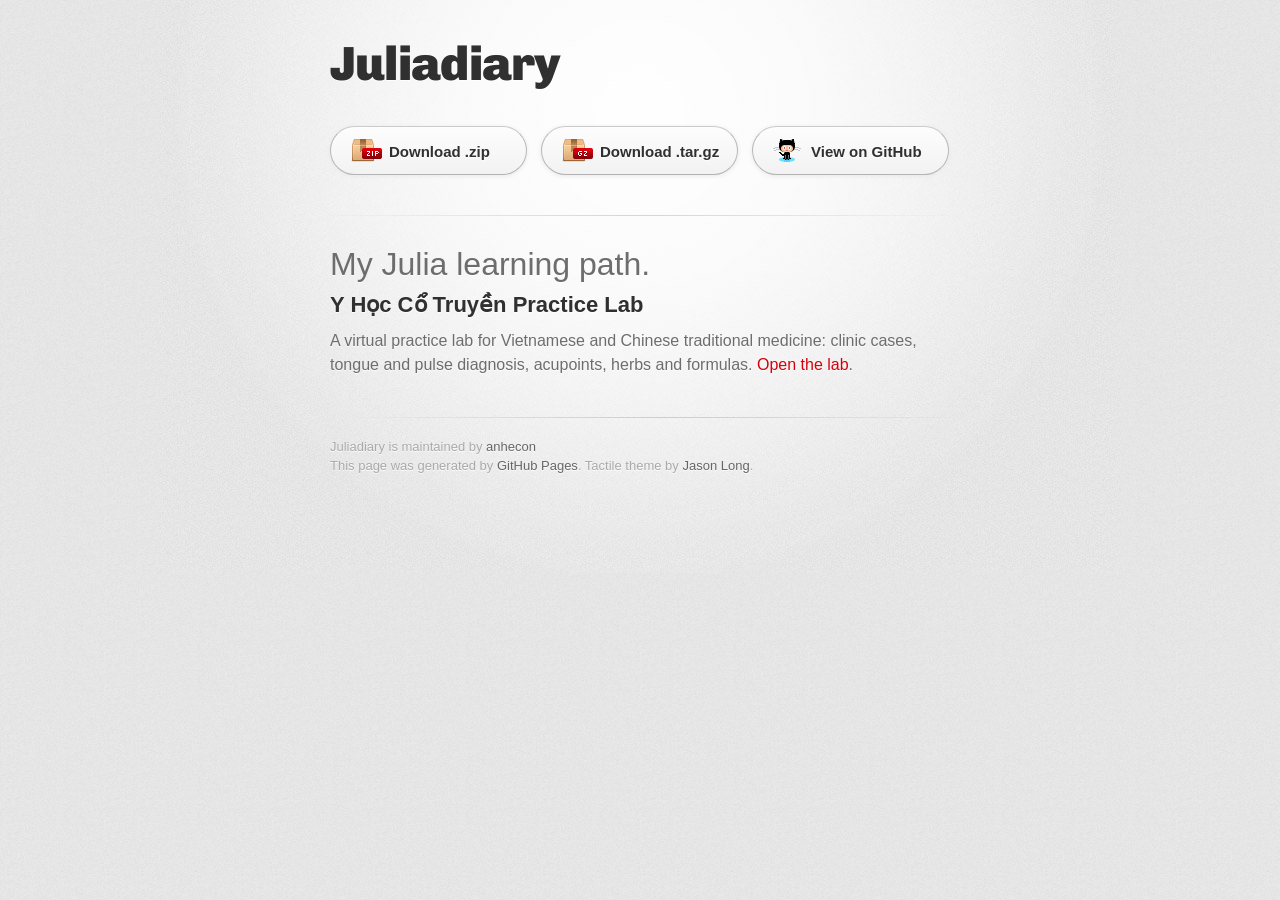
<file: index.html>
<!DOCTYPE html>
<html>
  <head>
    <meta charset='utf-8'>
    <meta http-equiv="X-UA-Compatible" content="chrome=1">
    <link href='https://fonts.googleapis.com/css?family=Chivo:900' rel='stylesheet' type='text/css'>
    <link rel="stylesheet" type="text/css" href="stylesheets/stylesheet.css" media="screen">
    <link rel="stylesheet" type="text/css" href="stylesheets/github-dark.css" media="screen">
    <link rel="stylesheet" type="text/css" href="stylesheets/print.css" media="print">
    <!--[if lt IE 9]>
    <script src="//html5shiv.googlecode.com/svn/trunk/html5.js"></script>
    <![endif]-->
    <title>Juliadiary by anhecon</title>
  </head>

  <body>
    <div id="container">
      <div class="inner">

        <header>
          <h1>Juliadiary</h1>
          <h2></h2>
        </header>

        <section id="downloads" class="clearfix">
          <a href="https://github.com/anhecon/JuliaDiary/zipball/master" id="download-zip" class="button"><span>Download .zip</span></a>
          <a href="https://github.com/anhecon/JuliaDiary/tarball/master" id="download-tar-gz" class="button"><span>Download .tar.gz</span></a>
          <a href="https://github.com/anhecon/JuliaDiary" id="view-on-github" class="button"><span>View on GitHub</span></a>
        </section>

        <hr>

        <section id="main_content">
          <h1>
<a id="my-julia-learning-path" class="anchor" href="#my-julia-learning-path" aria-hidden="true"><span aria-hidden="true" class="octicon octicon-link"></span></a>My Julia learning path.</h1>
          <h2>Y Học Cổ Truyền Practice Lab</h2>
          <p>A virtual practice lab for Vietnamese and Chinese traditional medicine: clinic cases, tongue and pulse diagnosis, acupoints, herbs and formulas. <a href="tcm-lab/">Open the lab</a>.</p>
        </section>

        <footer>
          Juliadiary is maintained by <a href="https://github.com/anhecon">anhecon</a><br>
          This page was generated by <a href="https://pages.github.com">GitHub Pages</a>. Tactile theme by <a href="https://twitter.com/jasonlong">Jason Long</a>.
        </footer>

        
      </div>
    </div>
  </body>
</html>
</file>
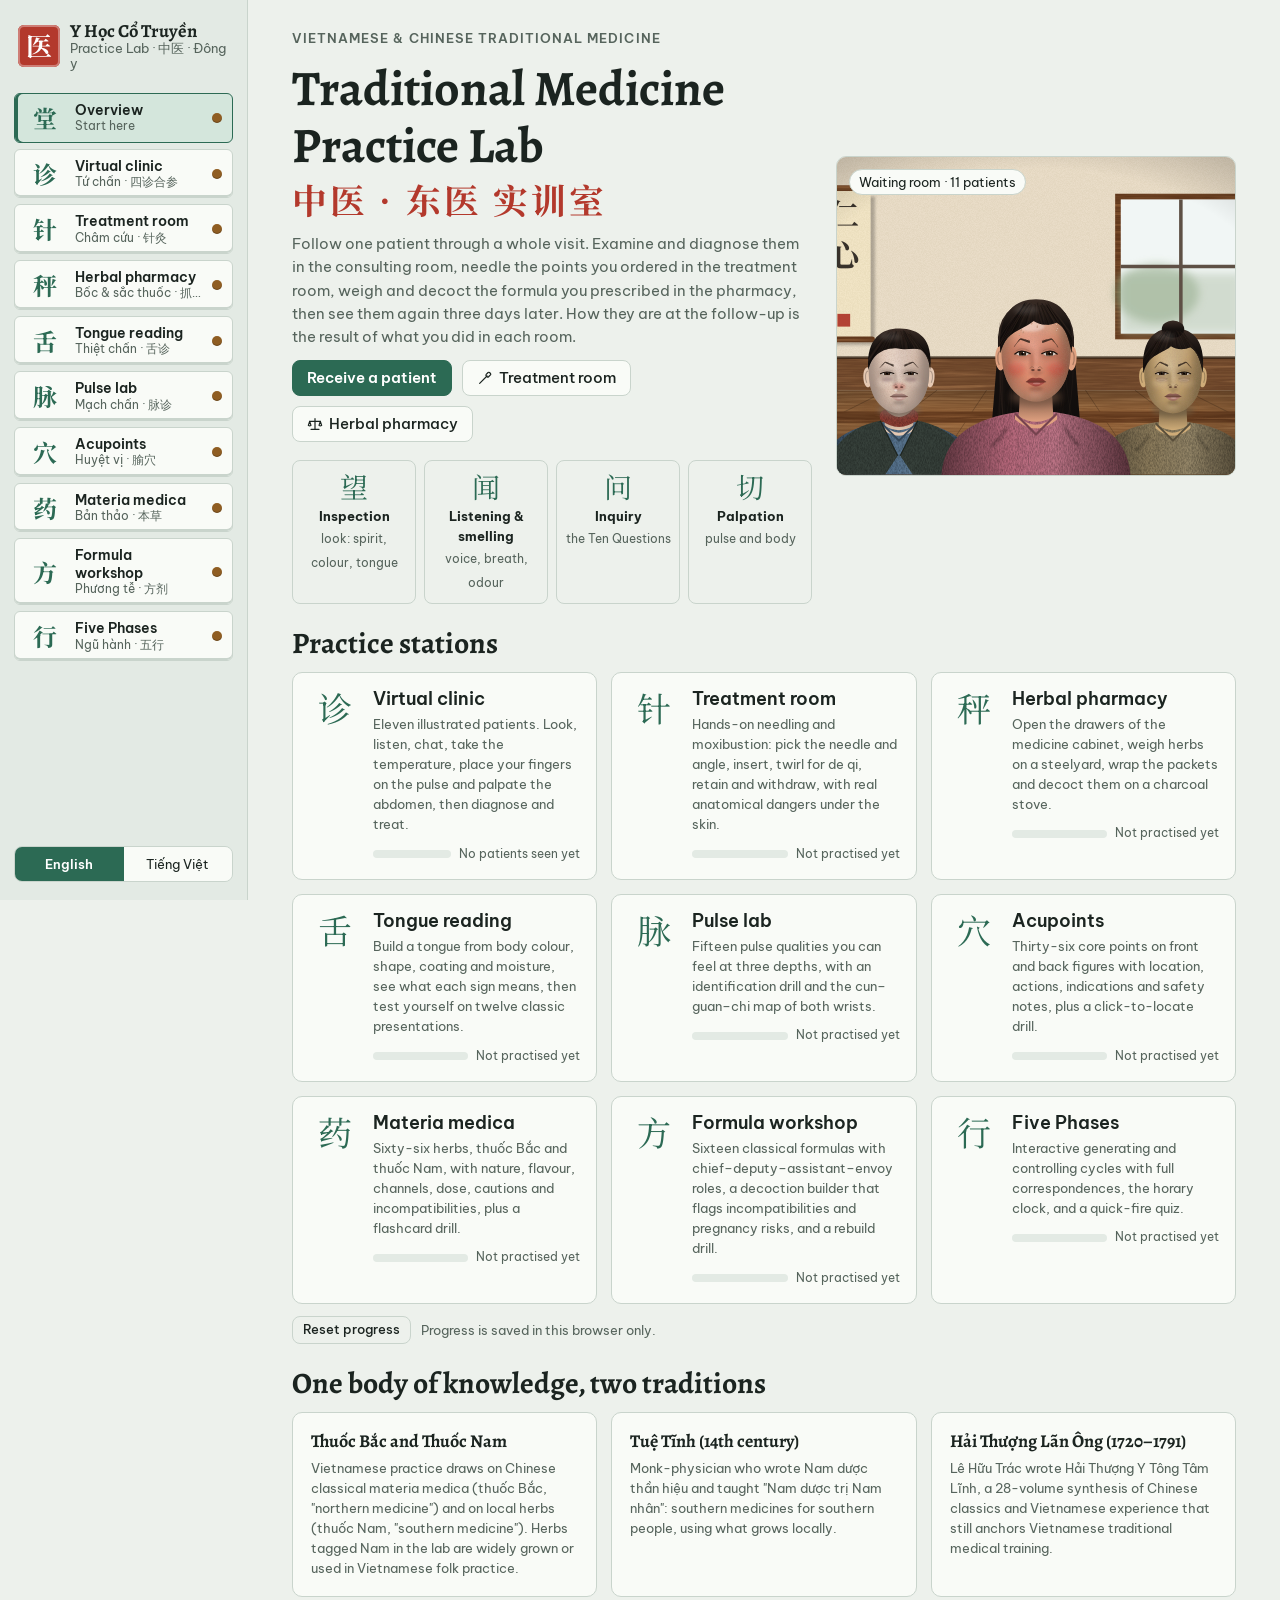
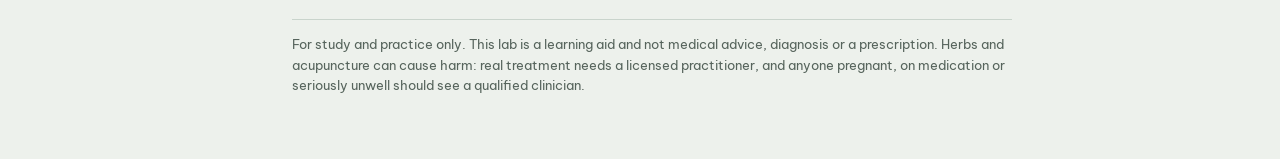
<file: tcm-lab/index.html>
<!DOCTYPE html>
<html lang="en">
<head>
  <meta charset="utf-8">
  <meta name="viewport" content="width=device-width, initial-scale=1, viewport-fit=cover">
  <title>Y Học Cổ Truyền Practice Lab</title>
  <meta name="description" content="A virtual practice lab for Vietnamese and Chinese traditional medicine: virtual clinic cases, tongue and pulse diagnosis trainers, acupoint locator, materia medica and formula workshop, five phases.">
  <link rel="preconnect" href="https://fonts.googleapis.com">
  <link rel="preconnect" href="https://fonts.gstatic.com" crossorigin>
  <link rel="stylesheet" href="https://fonts.googleapis.com/css2?family=Alegreya:wght@500;700&family=Be+Vietnam+Pro:wght@400;500;600&family=IBM+Plex+Mono:wght@400;500&family=Noto+Serif+SC:wght@500;700&display=swap">
  <link rel="stylesheet" href="css/lab.css">
</head>
<body>
  <div class="shell">
    <aside class="cabinet" aria-label="Lab sections">
      <a class="brand" href="#home">
        <span class="brand-seal" lang="zh-Hans">医</span>
        <span class="brand-text"><b>Y Học Cổ Truyền</b><small data-i18n="brandSub">Practice Lab</small></span>
      </a>
      <nav id="nav" class="drawers"></nav>
      <div class="cabinet-foot">
        <div class="lang-switch" role="group" aria-label="Language">
          <button type="button" id="lang-en" data-lang="en">English</button>
          <button type="button" id="lang-vi" data-lang="vi">Tiếng Việt</button>
        </div>
      </div>
    </aside>
    <main id="view" class="view" tabindex="-1"></main>
  </div>
  <div id="toast" class="toast" role="status" aria-live="polite" hidden></div>

  <script src="js/core.js"></script>
  <script src="js/data-foundations.js"></script>
  <script src="js/data-diagnosis.js"></script>
  <script src="js/data-points.js"></script>
  <script src="js/data-herbs.js"></script>
  <script src="js/data-cases.js"></script>
  <script src="js/data-visual.js"></script>
  <script src="js/icons.js"></script>
  <script src="js/scenes.js"></script>
  <script src="js/avatar.js"></script>
  <script src="js/tongue-render.js"></script>
  <script src="js/pulse-engine.js"></script>
  <script src="js/body-figure.js"></script>
  <script src="js/wrist-exam.js"></script>
  <script src="js/mod-home.js"></script>
  <script src="js/mod-clinic.js"></script>
  <script src="js/mod-tongue.js"></script>
  <script src="js/mod-pulse.js"></script>
  <script src="js/mod-points.js"></script>
  <script src="js/mod-herbs.js"></script>
  <script src="js/mod-formulas.js"></script>
  <script src="js/mod-elements.js"></script>
  <script src="js/mod-treat.js"></script>
  <script src="js/mod-pharmacy.js"></script>
  <script src="js/journey.js"></script>
  <script src="js/app.js"></script>
</body>
</html>
</file>
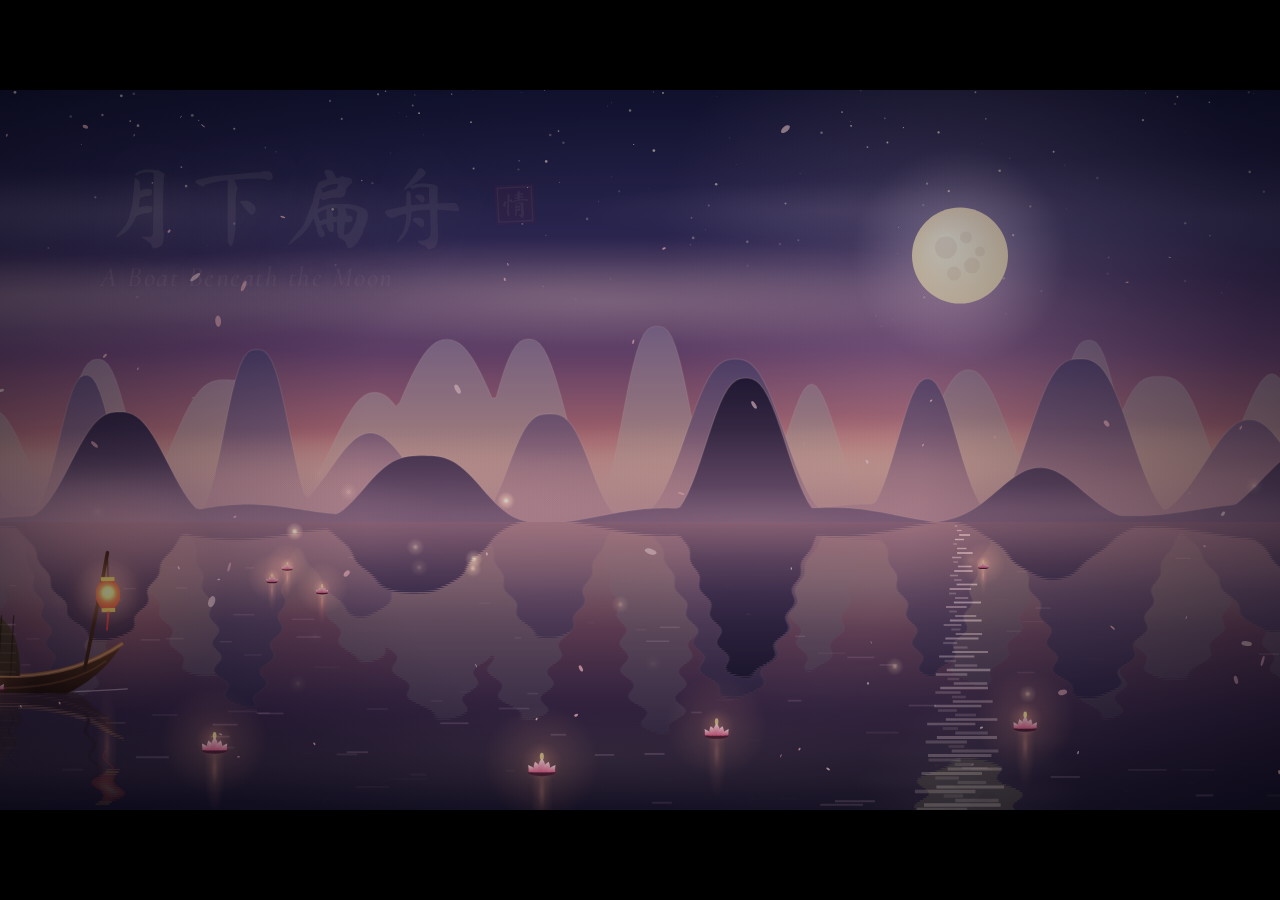
<file: wuxia-boat/scene.html>
<!doctype html>
<html lang="en">
<head>
<meta charset="utf-8">
<meta name="viewport" content="width=device-width, initial-scale=1">
<title>Moonlit River Boat</title>
<link rel="preconnect" href="https://fonts.googleapis.com">
<link href="https://fonts.googleapis.com/css2?family=Ma+Shan+Zheng&family=Cormorant+Garamond:ital,wght@1,500&display=block" rel="stylesheet">
<style>
  html, body { margin: 0; height: 100%; background: #000; }
  body { display: flex; align-items: center; justify-content: center; overflow: hidden; }
  canvas { width: 100vw; max-width: calc(100vh * 16 / 9); height: auto; display: block; }
</style>
</head>
<body>
<canvas id="c" width="1280" height="720"></canvas>
<script>
// 月下扁舟 — "A Boat Beneath the Moon"
// A deterministic canvas animation: renderAt(t) draws the frame at time t (seconds).
// Open the page to watch it loop live; render.cjs captures it frame by frame into an MP4.

const W = 1280, H = 720, DUR = 20, HORIZON = 432;
const canvas = document.getElementById('c');
const ctx = canvas.getContext('2d');

const sky = document.createElement('canvas');
sky.width = W; sky.height = HORIZON;
const sctx = sky.getContext('2d');

const boatC = document.createElement('canvas');
boatC.width = 1100; boatC.height = 430;
const bctx = boatC.getContext('2d');
const BS = 1.35;               // boat scale
const BOX = 550, BOY = 392; // waterline centre of the boat inside boatC

const TAU = Math.PI * 2;
const clamp = (v, a, b) => Math.max(a, Math.min(b, v));
const lerp = (a, b, u) => a + (b - a) * u;
const smooth = (e0, e1, x) => { const u = clamp((x - e0) / (e1 - e0), 0, 1); return u * u * (3 - 2 * u); };
const fadeWin = (t, a, b, c, d) => smooth(a, b, t) * (1 - smooth(c, d, t));
const mod = (a, n) => ((a % n) + n) % n;

function rng(seed) {
  return function () {
    seed |= 0; seed = seed + 0x6D2B79F5 | 0;
    let t = Math.imul(seed ^ seed >>> 15, 1 | seed);
    t = t + Math.imul(t ^ t >>> 7, 61 | t) ^ t;
    return ((t ^ t >>> 14) >>> 0) / 4294967296;
  };
}

// ---------------------------------------------------------------- world data
const R = rng(7);
const stars = Array.from({ length: 150 }, () => ({
  x: R() * W, y: Math.pow(R(), 1.7) * HORIZON * 0.6, r: R() * 1.1 + 0.3, ph: R() * TAU, sp: 0.8 + R() * 2.2,
}));

function makePeaks(seed, spacing, hMin, hMax, wMin, wMax) {
  const r = rng(seed), peaks = [];
  for (let x = -500; x < 3400; x += spacing * (0.55 + r() * 0.9)) {
    peaks.push({ c: x, h: lerp(hMin, hMax, r()), w: lerp(wMin, wMax, r()), sharp: 1.9 + r() * 1.1 });
  }
  return peaks;
}

const layers = [
  { peaks: makePeaks(11, 120, 90, 215, 36, 70), par: 0.10, base: HORIZON, top: '#86729c', bot: '#e8b19a', mist: 'rgba(246,196,176,', fog: 0.6, rim: 0.10 },
  { peaks: makePeaks(23, 150, 70, 175, 32, 62), par: 0.22, base: HORIZON + 1, top: '#51477a', bot: '#c9919c', mist: 'rgba(226,170,170,', fog: 0.5, rim: 0.14 },
  { peaks: makePeaks(37, 240, 45, 150, 40, 78), par: 0.42, base: HORIZON + 2, top: '#211d3d', bot: '#6c5478', mist: 'rgba(170,130,160,', fog: 0.4, rim: 0.18 },
];

const R2 = rng(99);
const skyLanterns = Array.from({ length: 18 }, (_, i) => ({
  x: 80 + R2() * (W - 160), t0: 4.5 + i * 0.55 + R2() * 0.8, sp: 12 + R2() * 10, s: 0.55 + R2() * 0.6, ph: R2() * TAU,
}));

const R3 = rng(5);
const riverLanterns = Array.from({ length: 11 }, () => ({
  x: R3() * 1700, d: 0.12 + R3() * 0.85, sp: 5 + R3() * 7, ph: R3() * TAU,
}));

const R4 = rng(42);
const petals = Array.from({ length: 75 }, () => ({
  x0: R4() * W * 1.4, y0: R4() * H, vx: -(22 + R4() * 30), vy: 16 + R4() * 22,
  s: 1.4 + Math.pow(R4(), 2.5) * 5, rot: R4() * TAU, rs: (R4() - 0.5) * 3, ph: R4() * TAU, sw: 10 + R4() * 25,
  c: R4() < 0.5 ? '247,182,198' : '252,214,222',
}));

const R5 = rng(77);
const fireflies = Array.from({ length: 28 }, () => ({
  x: R5() * W, y: HORIZON - 40 + R5() * 230, ph: R5() * TAU, f: 0.3 + R5() * 0.5, a: 20 + R5() * 40,
}));

const R6 = rng(3);
const glints = Array.from({ length: 110 }, () => ({
  x: R6() * W * 1.6, d: Math.pow(R6(), 0.8), l: 6 + R6() * 26, ph: R6() * TAU,
}));

// ---------------------------------------------------------------- helpers
function glow(g, x, y, r, color, a) {
  const rg = g.createRadialGradient(x, y, 0, x, y, r);
  rg.addColorStop(0, `rgba(${color},${a})`);
  rg.addColorStop(0.35, `rgba(${color},${a * 0.35})`);
  rg.addColorStop(1, `rgba(${color},0)`);
  g.fillStyle = rg;
  g.fillRect(x - r, y - r, r * 2, r * 2);
}

// A tapered, fluttering strip (hair, silk ribbons, sashes). Angles: 0 = right, PI/2 = down.
function ribbon(g, x0, y0, len, w0, w1, ang0, bend, t, amp, freq, speed, fill) {
  const n = 22, step = len / n, pts = [[x0, y0]];
  let x = x0, y = y0;
  for (let i = 1; i <= n; i++) {
    const u = i / n;
    const a = ang0 + bend * u + Math.sin(u * freq - t * speed) * amp * u;
    x += Math.cos(a) * step; y += Math.sin(a) * step;
    pts.push([x, y]);
  }
  const L = [], Rr = [];
  for (let i = 0; i <= n; i++) {
    const p = pts[i], q = pts[Math.min(n, i + 1)], o = pts[Math.max(0, i - 1)];
    let dx = q[0] - o[0], dy = q[1] - o[1];
    const m = Math.hypot(dx, dy) || 1; dx /= m; dy /= m;
    const w = lerp(w0, w1, i / n) / 2;
    L.push([p[0] - dy * w, p[1] + dx * w]);
    Rr.push([p[0] + dy * w, p[1] - dx * w]);
  }
  g.beginPath();
  g.moveTo(L[0][0], L[0][1]);
  for (const p of L) g.lineTo(p[0], p[1]);
  for (let i = Rr.length - 1; i >= 0; i--) g.lineTo(Rr[i][0], Rr[i][1]);
  g.closePath();
  g.fillStyle = fill;
  g.fill();
}

function limb(g, pts, width, color) {
  g.strokeStyle = color; g.lineWidth = width; g.lineCap = 'round'; g.lineJoin = 'round';
  g.beginPath(); g.moveTo(pts[0][0], pts[0][1]);
  for (let i = 1; i < pts.length; i++) g.lineTo(pts[i][0], pts[i][1]);
  g.stroke();
}

function poly(g, pts, fill) {
  g.beginPath(); g.moveTo(pts[0][0], pts[0][1]);
  for (let i = 1; i < pts.length; i++) g.lineTo(pts[i][0], pts[i][1]);
  g.closePath(); g.fillStyle = fill; g.fill();
}

// ---------------------------------------------------------------- sky + mountains
function drawLayer(g, L, cam) {
  const off = cam * L.par, pts = [];
  let maxH = 0;
  for (let sx = -8; sx <= W + 8; sx += 4) {
    const x = sx + off;
    let h = 10 + 6 * Math.sin(x * 0.013 + L.par * 10) + 4 * Math.sin(x * 0.031);
    for (const p of L.peaks) {
      const d = Math.abs(x - p.c) / p.w;
      if (d < 3) { const v = p.h * Math.exp(-Math.pow(d, p.sharp)); if (v > h) h = v; }
    }
    pts.push([sx, L.base - h]);
    if (h > maxH) maxH = h;
  }
  const gr = g.createLinearGradient(0, L.base - maxH, 0, L.base);
  gr.addColorStop(0, L.top); gr.addColorStop(1, L.bot);
  g.beginPath(); g.moveTo(-8, L.base + 2);
  for (const [x, y] of pts) g.lineTo(x, y);
  g.lineTo(W + 8, L.base + 2); g.closePath();
  g.fillStyle = gr; g.fill();
  // moonlit rim along the ridge
  g.beginPath(); g.moveTo(pts[0][0], pts[0][1]);
  for (const [x, y] of pts) g.lineTo(x, y);
  g.strokeStyle = `rgba(255,226,214,${L.rim})`; g.lineWidth = 1.4; g.stroke();
  // mist pooling at the foot of the range
  const m = g.createLinearGradient(0, L.base - 95, 0, L.base);
  m.addColorStop(0, L.mist + '0)'); m.addColorStop(1, L.mist + L.fog + ')');
  g.fillStyle = m; g.fillRect(0, L.base - 95, W, 97);
}

function mistBand(g, y, t, seed, alpha, color) {
  const r = rng(seed);
  for (let i = 0; i < 6; i++) {
    const w = 240 + r() * 320;
    const x = mod(r() * W * 1.5 + t * (6 + r() * 9), W + w * 2) - w;
    const yy = y + (r() - 0.5) * 26;
    g.save(); g.translate(x, yy); g.scale(1, 0.11);
    const rg = g.createRadialGradient(0, 0, 0, 0, 0, w);
    rg.addColorStop(0, color + alpha + ')'); rg.addColorStop(1, color + '0)');
    g.fillStyle = rg; g.beginPath(); g.arc(0, 0, w, 0, TAU); g.fill();
    g.restore();
  }
}

function drawSkyLanterns(g, t) {
  for (const L of skyLanterns) {
    if (t < L.t0) continue;
    const age = t - L.t0;
    const y = HORIZON - 40 - age * L.sp;
    const x = L.x + Math.sin(age * 0.6 + L.ph) * 10 + age * 3;
    const s = L.s * (1 - clamp(age / 30, 0, 0.45));
    const a = smooth(0, 1.2, age) * (0.75 + 0.25 * Math.sin(t * 7 + L.ph));
    g.save(); g.globalCompositeOperation = 'lighter';
    glow(g, x, y, 26 * s, '255,150,70', 0.55 * a);
    g.restore();
    g.globalAlpha = smooth(0, 1.2, age);
    const bw = 7 * s, bh = 10 * s;
    const lg = g.createLinearGradient(0, y - bh, 0, y + bh);
    lg.addColorStop(0, '#ffe7a8'); lg.addColorStop(1, '#f2873a');
    g.fillStyle = lg;
    g.beginPath();
    g.moveTo(x - bw * 0.75, y - bh); g.lineTo(x + bw * 0.75, y - bh);
    g.lineTo(x + bw, y + bh); g.lineTo(x - bw, y + bh); g.closePath(); g.fill();
    g.globalAlpha = 1;
  }
}

// two lanterns released together, rising side by side toward the moon
function drawTwinLanterns(g, t) {
  if (t < 9.5) return;
  const age = t - 9.5;
  const a = smooth(0, 1.5, age);
  const sway = Math.sin(age * 0.7) * 8;
  const gap = 15 - smooth(4, 9, age) * 4;
  const y = HORIZON - 30 - age * 22;
  for (const k of [-1, 1]) {
    const x = 912 + sway + k * gap / 2 + age * 2, yy = y + k * 2 + Math.sin(age * 1.3 + k) * 1.5;
    g.save(); g.globalCompositeOperation = 'lighter';
    glow(g, x, yy, 34, '255,150,80', 0.6 * a);
    g.restore();
    g.globalAlpha = a;
    const lg = g.createLinearGradient(0, yy - 11, 0, yy + 11);
    lg.addColorStop(0, '#fff0b8'); lg.addColorStop(1, '#f4803c');
    g.fillStyle = lg;
    g.beginPath();
    g.moveTo(x - 6, yy - 11); g.lineTo(x + 6, yy - 11); g.lineTo(x + 8, yy + 11); g.lineTo(x - 8, yy + 11);
    g.closePath(); g.fill();
    g.globalAlpha = 1;
  }
}

function drawSky(t, cam) {
  const g = sctx;
  const gr = g.createLinearGradient(0, 0, 0, HORIZON);
  gr.addColorStop(0, '#11163a');
  gr.addColorStop(0.32, '#2b2c5e');
  gr.addColorStop(0.6, '#6c4a7c');
  gr.addColorStop(0.82, '#c97b84');
  gr.addColorStop(1, '#f4b98e');
  g.fillStyle = gr; g.fillRect(0, 0, W, HORIZON);

  for (const s of stars) {
    const a = (0.35 + 0.65 * (0.5 + 0.5 * Math.sin(t * s.sp + s.ph))) * (1 - s.y / (HORIZON * 0.6)) * 0.9;
    g.fillStyle = `rgba(255,246,230,${a})`;
    g.beginPath(); g.arc(s.x, s.y, s.r, 0, TAU); g.fill();
  }

  // the moon, rising slowly
  const mx = 960, my = 168 - t * 1.4;
  g.save(); g.globalCompositeOperation = 'lighter';
  glow(g, mx, my, 300, '255,214,190', 0.28);
  glow(g, mx, my, 110, '255,240,220', 0.35);
  g.restore();
  const mg = g.createRadialGradient(mx - 14, my - 14, 4, mx, my, 50);
  mg.addColorStop(0, '#fffbef'); mg.addColorStop(1, '#f6e3c4');
  g.fillStyle = mg; g.beginPath(); g.arc(mx, my, 48, 0, TAU); g.fill();
  g.fillStyle = 'rgba(205,180,160,0.22)';
  for (const [dx, dy, r] of [[-14, -8, 11], [12, 10, 8], [6, -18, 6], [-6, 18, 7], [20, -4, 5]]) {
    g.beginPath(); g.arc(mx + dx, my + dy, r, 0, TAU); g.fill();
  }

  // thin clouds drifting across the moon
  mistBand(g, 205, t * 1.6, 501, 0.16, 'rgba(255,215,215,');
  mistBand(g, 120, t * 1.2, 502, 0.10, 'rgba(230,200,230,');

  drawLayer(g, layers[0], cam);
  mistBand(g, HORIZON - 40, t, 601, 0.35, 'rgba(250,206,186,');
  drawLayer(g, layers[1], cam);
  mistBand(g, HORIZON - 22, t * 1.3, 602, 0.32, 'rgba(236,180,178,');
  drawSkyLanterns(g, t);
  drawTwinLanterns(g, t);
  drawLayer(g, layers[2], cam);
  mistBand(g, HORIZON - 6, t * 1.6, 603, 0.30, 'rgba(210,160,180,');
}

// ---------------------------------------------------------------- water
function drawWater(t, cam) {
  const wh = H - HORIZON;
  const g = ctx.createLinearGradient(0, HORIZON, 0, H);
  g.addColorStop(0, '#b47b88'); g.addColorStop(0.25, '#4a3f6e'); g.addColorStop(1, '#0b0d22');
  ctx.fillStyle = g; ctx.fillRect(0, HORIZON, W, wh);

  // rippled mirror of the sky and mountains
  ctx.save(); ctx.globalAlpha = 0.62;
  for (let r = 0; r < wh; r += 2) {
    const d = r / wh, amp = 1.2 + d * 13;
    const dx = Math.sin(r * 0.23 - t * 2.4) * amp * 0.6 + Math.sin(r * 0.061 + t * 1.1) * amp * 0.4;
    const sy = HORIZON - 3 - r * 0.92;
    if (sy < 0) break;
    ctx.drawImage(sky, 0, sy, W, 2, dx - 20, HORIZON + r, W + 40, 2);
  }
  ctx.restore();

  const g2 = ctx.createLinearGradient(0, HORIZON, 0, H);
  g2.addColorStop(0, 'rgba(14,14,40,0)'); g2.addColorStop(1, 'rgba(6,8,24,0.62)');
  ctx.fillStyle = g2; ctx.fillRect(0, HORIZON, W, wh);

  ctx.save(); ctx.globalCompositeOperation = 'lighter';
  // moon path glitter
  const mx = 960;
  for (let i = 0; i < 64; i++) {
    const y = HORIZON + 4 + i * 4.5;
    if (y > H) break;
    const d = (y - HORIZON) / wh;
    const n = 0.5 + 0.5 * Math.sin(i * 12.9898 + t * (2.5 + (i % 5) * 0.7));
    const w = (8 + d * 70) * (0.25 + 0.75 * n);
    const x = mx + Math.sin(i * 1.7 + t * 2.6) * (4 + d * 14);
    ctx.strokeStyle = `rgba(255,236,206,${0.5 * (1 - d * 0.55) * (0.4 + 0.6 * n)})`;
    ctx.lineWidth = 1.2 + d * 2.2;
    ctx.beginPath(); ctx.moveTo(x - w / 2, y); ctx.lineTo(x + w / 2, y); ctx.stroke();
  }
  // drifting surface glints
  for (const gl of glints) {
    const y = HORIZON + 6 + gl.d * (wh - 10);
    const x = mod(gl.x - t * (8 + gl.d * 10) - cam * (0.5 + gl.d * 0.6), W + 120) - 60;
    const a = (0.06 + 0.12 * gl.d) * (0.5 + 0.5 * Math.sin(t * 1.7 + gl.ph));
    ctx.strokeStyle = `rgba(255,214,220,${a})`; ctx.lineWidth = 1 + gl.d;
    ctx.beginPath(); ctx.moveTo(x, y); ctx.lineTo(x + gl.l * (0.4 + gl.d), y); ctx.stroke();
  }
  ctx.restore();
}

function drawRiverLantern(L, t, cam) {
  const wh = H - HORIZON;
  const y = HORIZON + 14 + L.d * (wh - 40) + Math.sin(t * 1.3 + L.ph) * 1.2;
  const s = 0.35 + L.d * 0.95;
  const x = mod(L.x - t * L.sp - cam * (0.5 + L.d * 0.6), W + 220) - 110;
  lotusAt(x, y, s, t, L.ph, 1);
}

// two lotus lanterns drifting toward each other until they meet and float on together
function drawMeetingLanterns(t) {
  const meet = 17.2, mx = 1080, my = 668;
  const a = smooth(7, 9, t);
  if (a <= 0) return;
  const bob = Math.sin(t * 1.3) * 1.2;
  const glowUp = 1 + 0.6 * Math.exp(-Math.pow((t - meet) / 0.9, 2));
  const drift = Math.max(0, t - meet) * 4;
  lotusAt(mx - 13 - Math.max(0, meet - t) * 15 - drift, my + bob - Math.max(0, meet - t) * 1.5, 1.2, t, 0.3, a * glowUp);
  lotusAt(mx + 13 + Math.max(0, meet - t) * 12 - drift, my + bob + Math.max(0, meet - t) * 1.2, 1.2, t, 2.1, a * glowUp);
}

function lotusAt(x, y, s, t, ph, alpha) {
  const fl = (0.85 + 0.15 * Math.sin(t * 9 + ph * 3)) * Math.min(alpha, 1.6);
  ctx.save(); ctx.globalAlpha = Math.min(1, alpha);
  ctx.save(); ctx.globalCompositeOperation = 'lighter';
  glow(ctx, x, y - 8 * s, 46 * s, '255,160,90', 0.42 * fl);
  ctx.save(); ctx.translate(x, y + 16 * s); ctx.scale(0.22, 1);
  glow(ctx, 0, 0, 40 * s, '255,160,90', 0.3 * fl);
  ctx.restore(); ctx.restore();
  ctx.fillStyle = '#4a2338';
  ctx.beginPath(); ctx.ellipse(x, y, 11 * s, 3 * s, 0, 0, TAU); ctx.fill();
  for (let k = -2; k <= 2; k++) {
    const bx = x + k * 3.6 * s, tipx = x + k * 5.4 * s, tipy = y - (11 - Math.abs(k) * 2.6) * s;
    const pg = ctx.createLinearGradient(0, tipy, 0, y);
    pg.addColorStop(0, '#ffe0e6'); pg.addColorStop(1, '#e0628a');
    ctx.fillStyle = pg;
    ctx.beginPath();
    ctx.moveTo(bx - 3.4 * s, y);
    ctx.quadraticCurveTo(bx - 3.2 * s, tipy + 3 * s, tipx, tipy);
    ctx.quadraticCurveTo(bx + 3.2 * s, tipy + 3 * s, bx + 3.4 * s, y);
    ctx.closePath(); ctx.fill();
  }
  ctx.fillStyle = `rgba(255,236,160,${Math.min(1, fl)})`;
  ctx.beginPath(); ctx.ellipse(x, y - 12.5 * s, 1.6 * s, 3 * s, 0, 0, TAU); ctx.fill();
  ctx.restore();
}

// ---------------------------------------------------------------- the boat and its two passengers
function poleGeom(t) {
  const ph = t * TAU / 3.2;
  const still = 1 - smooth(12.5, 14.5, t);               // she rests the pole and lets the boat drift
  const s = Math.sin(ph) * still, c = Math.cos(ph) * still;
  const F = [-118, -12];                                  // her feet on the deck
  const theta = Math.PI * 0.615 + 0.09 * s;               // pole slants down and back
  const d = [Math.cos(theta), Math.sin(theta)];
  const h1 = [F[0] + 16 + 3 * s, F[1] - 104 + 2 * c];     // upper hand
  const h2 = [h1[0] + d[0] * 24, h1[1] + d[1] * 24];      // lower hand
  const top = [h1[0] - d[0] * 40, h1[1] - d[1] * 40];
  const k = (0 - h1[1]) / d[1];
  const entry = [h1[0] + d[0] * k, h1[1] + d[1] * k];     // where the pole meets the river
  return { F, d, h1, h2, top, entry, s, c };
}

const SKIN = '#f2d6c4', HAIR = '#0d0a12';

function drawWoman(g, t) {
  const P = poleGeom(t);
  const [fx, fy] = P.F;
  const tilt = smooth(13, 15, t);
  const at = (x, y) => [fx + x, fy + y];
  const wind = 1 + 0.25 * Math.sin(t * 0.7);

  // pink silk shawl, trailing far behind
  ribbon(g, ...at(-6, -94), 150 * wind, 6, 3.5, 2.55, 0.35, t, 0.55, 8, 4.2, 'rgba(244,166,190,0.72)');
  // long black hair
  ribbon(g, ...at(-5, -113), 92, 10, 1.5, 1.72, 0.95 * wind, t, 0.32, 9, 5, HAIR);
  ribbon(g, ...at(-3, -110), 70, 6, 1, 1.85, 0.7 * wind, t + 0.4, 0.38, 8, 5.4, '#1a1420');
  // sword strapped across her back
  limb(g, [at(-15, -70), at(-2, -122)], 4, '#2a1e1c');
  limb(g, [at(-3.5, -117), at(1, -130)], 2.6, '#c9a35a');
  limb(g, [at(-6, -116), at(-0.5, -119)], 2.4, '#e2c27a');
  ribbon(g, ...at(1, -130), 26, 2.2, 1, 2.6, 0.4, t, 0.6, 7, 6, '#c42c36');

  // far arm reaches up to the top of the pole
  limb(g, [at(4, -96), at(11, -100), [P.h1[0], P.h1[1]]], 4.2, '#d9d0d8');

  // red underskirt, then the white gown over it
  const fl = Math.sin(t * 4.2) * 3, fl2 = Math.sin(t * 5.1 + 1) * 2;
  poly(g, [at(-9, -66), at(9, -66), at(14, -30), at(17, 2), at(-8, 3), at(-30, 1 + fl2), at(-40 + fl, -3), at(-24, -34)], '#b82a36');
  const sg = g.createLinearGradient(fx, fy - 68, fx, fy);
  sg.addColorStop(0, '#fbf6f0'); sg.addColorStop(1, '#d8cdd9');
  const hem = [];
  for (let i = 0; i <= 8; i++) {
    const u = i / 8;
    hem.push(at(lerp(13, -34 + fl, u), -3 + Math.sin(u * 9 - t * 5) * 1.6 - u * 3));
  }
  poly(g, [at(-8, -68), at(7, -68), at(11, -34), ...hem, at(-30 + fl * 0.6, -14), at(-20, -36)], sg);

  // torso, collar, sash
  poly(g, [at(-8, -68), at(-9, -90), at(-6, -97), at(-1, -100), at(4, -100), at(7, -96), at(9, -84), at(7, -68)], '#f6f0ea');
  limb(g, [at(1, -100), at(6.5, -88)], 1.6, '#c42c36');
  poly(g, [at(-9, -74), at(8.5, -74), at(8, -65), at(-8.5, -65)], '#b82a36');
  ribbon(g, ...at(-8, -69), 52, 3, 1.6, 2.3, 0.45, t, 0.5, 8, 5.5, '#b82a36');
  ribbon(g, ...at(-8, -67), 44, 2.4, 1.2, 2.0, 0.6, t + 0.7, 0.55, 8, 6, '#d24452');

  // head
  poly(g, [at(-0.5, -104), at(3.5, -104), at(3.5, -98), at(-0.5, -98)], SKIN);
  const hx = 1.8 + tilt * 1.2, hy = -109 + tilt * 1.2;
  g.fillStyle = SKIN; g.beginPath(); g.arc(...at(hx, hy), 7.4, 0, TAU); g.fill();
  g.fillStyle = HAIR;
  g.beginPath(); g.arc(...at(hx, hy), 8.2, Math.PI * 0.62 + tilt * 0.12, Math.PI * 1.8 + tilt * 0.12); g.lineTo(...at(hx + 0.2, hy + 3)); g.closePath(); g.fill();
  g.beginPath(); g.arc(...at(-2.5, -119.5), 5.6, 0, TAU); g.fill();
  g.beginPath(); g.arc(...at(2.5, -122), 3.6, 0, TAU); g.fill();
  limb(g, [at(-9, -121), at(6, -124.5)], 1.3, '#e2c27a');
  const dang = Math.sin(t * 3) * 1.5;
  limb(g, [at(6, -124.5), at(7 + dang, -116)], 0.7, '#e2c27a');
  g.fillStyle = '#fff6e0'; g.beginPath(); g.arc(...at(7 + dang, -115.5), 1.2, 0, TAU); g.fill();
  limb(g, [at(5 + tilt, -110 + tilt), at(7.5 + tilt, -110.3 + tilt * 1.8)], 0.9, '#2a1a1a');
  g.fillStyle = '#c8384a'; g.beginPath(); g.arc(...at(8 + tilt * 1.2, -104.6 + tilt * 1.2), 0.9, 0, TAU); g.fill();
  // crimson hair ribbons from the bun
  ribbon(g, ...at(-6, -120), 72 * wind, 2.6, 1.2, 2.9, 0.25, t, 0.5, 9, 5.6, '#c42c36');
  ribbon(g, ...at(-6, -118), 60 * wind, 2.2, 1, 2.75, 0.3, t + 0.5, 0.55, 9, 6, '#e05566');

  // bamboo pole (the part above the water — the boat canvas is clipped at the waterline)
  limb(g, [P.top, P.entry], 3, '#6f6a3a');
  limb(g, [P.top, [lerp(P.top[0], P.entry[0], 0.5), lerp(P.top[1], P.entry[1], 0.5)]], 1, 'rgba(230,220,160,0.35)');

  // near arm to the lower hand, with its long drooping sleeve
  const elbow = at(1, -80);
  limb(g, [at(1, -95), elbow, P.h2], 4.6, '#f3ede8');
  const sw = Math.sin(t * 4.6) * 3;
  poly(g, [elbow, P.h2, [P.h2[0] - 4, P.h2[1] + 8], [elbow[0] - 10 + sw, elbow[1] + 24], [elbow[0] - 6, elbow[1] + 4]], 'rgba(246,240,236,0.92)');
  g.fillStyle = SKIN;
  g.beginPath(); g.arc(...P.h1, 2.3, 0, TAU); g.fill();
  g.beginPath(); g.arc(...P.h2, 2.4, 0, TAU); g.fill();
  // front strand of the shawl, looping from the elbow
  ribbon(g, elbow[0], elbow[1] + 4, 95 * wind, 5, 3, 1.95, 0.75, t + 1.3, 0.5, 8, 4.6, 'rgba(250,184,204,0.68)');
}

function drawMan(g, t) {
  const ox = -42, oy = -12;
  const at = (x, y) => [ox + x, oy + y];
  const breath = Math.sin(t * 1.4) * 0.6;
  const lower = smooth(12.8, 14.8, t);                    // the song ends; he lowers the flute and looks up
  const hdx = -lower * 1.2, hdy = -lower * 1.5;

  // hair down his back and a pale ribbon from the topknot
  ribbon(g, ...at(3, -60), 40, 7, 2, 1.45, 0.15, t, 0.12, 6, 2.5, HAIR);
  ribbon(g, ...at(1, -67), 42, 2.2, 1.2, 3.0, 0.2, t, 0.5, 9, 5.4, '#dfe6f2');

  // seated, legs crossed
  poly(g, [at(20, 0), at(22, -10), at(6, -16), at(-18, -15), at(-27, -10), at(-26, 0)], '#2c3a63');
  limb(g, [at(-25, -1), at(19, -1)], 1.4, 'rgba(160,180,230,0.45)');
  // torso leaning toward her
  poly(g, [at(11, -12), at(-9, -14), at(-10, -46 + breath), at(5, -47 + breath)], '#34446f');
  poly(g, [at(5, -47 + breath), at(-1, -47 + breath), at(-6, -30), at(2, -14), at(11, -12)], '#232d4d');
  limb(g, [at(-4, -47 + breath), at(-7, -36)], 1.6, '#ece6dc');

  // head
  g.fillStyle = SKIN; g.beginPath(); g.arc(...at(-4 + hdx, -55 + breath + hdy), 7.6, 0, TAU); g.fill();
  g.fillStyle = HAIR;
  g.beginPath(); g.arc(...at(-4 + hdx, -55 + breath + hdy), 8.4, -Math.PI * 0.72 + lower * 0.15, Math.PI * 0.36 + lower * 0.15); g.lineTo(...at(-3 + hdx, -53 + hdy)); g.closePath(); g.fill();
  g.beginPath(); g.arc(...at(-1 + hdx * 0.5, -66 + breath + hdy), 4.2, 0, TAU); g.fill();
  limb(g, [at(-4 + hdx * 0.5, -69 + breath + hdy), at(3 + hdx * 0.5, -68 + breath + hdy)], 2.2, '#c8ccd6');
  limb(g, [at(-9 + hdx, -56 + breath + hdy), at(-11 + hdx, -56 + breath + hdy - lower * 1.4)], 0.9, '#2a1a1a');

  // the xiao flute, held toward her
  const m = at(lerp(-11, -15, lower), lerp(-51 + breath, -30, lower)), tip = at(lerp(-27, -36, lower), lerp(-21, -12, lower));
  limb(g, [m, tip], 2.3, '#cdb06e');
  const hA = [lerp(m[0], tip[0], 0.4), lerp(m[1], tip[1], 0.4)];
  const hB = [lerp(m[0], tip[0], 0.68), lerp(m[1], tip[1], 0.68)];
  limb(g, [at(-7, -44 + breath), at(-12, -33), hB], 4.2, '#3c4d7e');
  limb(g, [at(-3, -45 + breath), at(-9, -40), hA], 4.2, '#4a5c90');
  poly(g, [at(-12, -33), hB, [hB[0] + 2, hB[1] + 10], at(-8, -20)], 'rgba(60,77,126,0.95)');
  g.fillStyle = SKIN;
  g.beginPath(); g.arc(...hA, 2.1, 0, TAU); g.fill();
  g.beginPath(); g.arc(...hB, 2.1, 0, TAU); g.fill();

  // glowing motes rising from the flute's song
  const play = smooth(4.5, 6, t) * (1 - lower);
  for (let i = 0; i < 12; i++) {
    const age = mod(t * 0.8 + i / 12 * 3, 3);
    const x = tip[0] - age * 22 + Math.sin(age * 3 + i) * 6;
    const y = tip[1] - 10 - age * 30;
    const a = play * Math.sin(Math.PI * age / 3) * 0.8;
    glow(g, x, y, 6, '255,232,190', a);
  }
}

function drawBoat(t, roll) {
  const g = bctx;
  g.setTransform(1, 0, 0, 1, 0, 0);
  g.clearRect(0, 0, boatC.width, boatC.height);
  g.setTransform(BS, 0, 0, BS, BOX, BOY);
  g.rotate(roll);
  g.save();
  g.beginPath(); g.rect(-BOX / BS - 50, -BOY / BS - 50, boatC.width / BS + 100, BOY / BS + 50.5); g.clip();

  // hull
  const hg = g.createLinearGradient(0, -36, 0, 8);
  hg.addColorStop(0, '#4a2e1d'); hg.addColorStop(1, '#170d08');
  g.beginPath();
  g.moveTo(-170, -32);
  g.quadraticCurveTo(-140, -14, -100, -12); g.lineTo(100, -12);
  g.quadraticCurveTo(145, -14, 178, -37);
  g.quadraticCurveTo(160, -6, 120, 8); g.lineTo(-120, 8);
  g.quadraticCurveTo(-158, -4, -170, -32);
  g.closePath(); g.fillStyle = hg; g.fill();
  g.beginPath(); g.moveTo(-170, -32);
  g.quadraticCurveTo(-140, -14, -100, -12); g.lineTo(100, -12); g.quadraticCurveTo(145, -14, 178, -37);
  g.strokeStyle = '#94603a'; g.lineWidth = 3; g.stroke();
  g.strokeStyle = 'rgba(255,214,190,0.35)'; g.lineWidth = 1; g.stroke();
  g.beginPath(); g.moveTo(-158, -20); g.quadraticCurveTo(-120, -3, -80, -3); g.lineTo(90, -3); g.quadraticCurveTo(140, -4, 166, -24);
  g.strokeStyle = 'rgba(140,90,60,0.4)'; g.lineWidth = 1.2; g.stroke();

  // woven bamboo canopy
  const cg = g.createLinearGradient(0, -60, 0, -12);
  cg.addColorStop(0, '#5a4a32'); cg.addColorStop(1, '#2a2117');
  g.beginPath();
  g.moveTo(4, -12); g.quadraticCurveTo(4, -56, 30, -59); g.lineTo(76, -59); g.quadraticCurveTo(102, -56, 102, -12);
  g.closePath(); g.fillStyle = cg; g.fill();
  g.strokeStyle = 'rgba(20,14,8,0.55)'; g.lineWidth = 1;
  for (let x = 14; x < 100; x += 9) { g.beginPath(); g.moveTo(x, -12); g.lineTo(x + (x < 53 ? -2 : 2), -57); g.stroke(); }
  g.strokeStyle = 'rgba(255,220,180,0.12)';
  for (let y = -50; y < -14; y += 7) { g.beginPath(); g.moveTo(7, y); g.lineTo(99, y); g.stroke(); }
  g.beginPath(); g.moveTo(5, -40); g.quadraticCurveTo(8, -57, 30, -59); g.lineTo(76, -59);
  g.strokeStyle = 'rgba(255,220,190,0.3)'; g.lineWidth = 1.5; g.stroke();

  // his sword resting against the canopy
  limb(g, [[2, -12], [12, -60]], 3.2, '#1e1a22');
  limb(g, [[8.5, -44], [13.5, -45]], 2.2, '#c9cfd8');
  ribbon(g, 12, -60, 18, 2, 1, 1.75, 0.3, t, 0.5, 6, 4, '#c42c36');

  // lantern pole at the bow
  limb(g, [[150, -18], [160, -70], [166, -104]], 2.6, '#2a1a10');
  const sway = Math.sin(t * 1.7) * 0.14;
  const lx = 166 + Math.sin(sway) * 20, ly = -104 + Math.cos(sway) * 20;
  limb(g, [[166, -104], [lx, ly]], 0.8, '#2a1a10');
  g.save(); g.translate(lx, ly + 11); g.rotate(-sway);
  const lgr = g.createRadialGradient(0, -2, 1, 0, 0, 12);
  lgr.addColorStop(0, '#ffd27a'); lgr.addColorStop(0.5, '#f0502e'); lgr.addColorStop(1, '#a8201c');
  g.fillStyle = lgr; g.beginPath(); g.ellipse(0, 0, 9, 11.5, 0, 0, TAU); g.fill();
  g.fillStyle = '#d4a548'; g.fillRect(-5, -13, 10, 3); g.fillRect(-5, 10, 10, 3);
  limb(g, [[0, 13], [Math.sin(t * 2.3) * 2, 26]], 1.4, '#c42c36');
  g.restore();

  drawMan(g, t);
  drawWoman(g, t);
  g.restore();
  return { lx, ly: ly + 11 };
}

function boatPos(t) {
  const u = clamp(t / DUR, 0, 1);
  return {
    x: -240 + 920 * (1 - Math.pow(1 - u, 1.6)),
    y: 600 + Math.sin(t * 1.6) * 2.2,
    roll: Math.sin(t * 1.3) * 0.012,
  };
}

function drawBoatComposite(t) {
  const B = boatPos(t);
  const lantern = drawBoat(t, B.roll);
  const ox = B.x - BOX, oy = B.y - BOY;

  // soft V-shaped wake trailing the stern, and a ripple at the bow
  ctx.save(); ctx.globalCompositeOperation = 'lighter';
  const sx = B.x - 160 * BS;
  for (let k = 0; k < 18; k++) {
    const age = k + mod(t * 1.5, 1);
    const a = 0.13 * (1 - age / 19);
    const cx = sx - age * 16, spread = 3 + age * 2.2, len = 10 + age * 1.5;
    ctx.strokeStyle = `rgba(255,222,222,${a})`; ctx.lineWidth = 1.1;
    for (const side of [-1, 1]) {
      const y = B.y + 2 + side * spread * 0.35;
      ctx.beginPath(); ctx.moveTo(cx - len / 2, y); ctx.lineTo(cx + len / 2, y); ctx.stroke();
    }
  }
  ctx.strokeStyle = 'rgba(255,230,230,0.35)'; ctx.lineWidth = 1.4;
  ctx.beginPath(); ctx.moveTo(B.x + 120 * BS, B.y + 2); ctx.quadraticCurveTo(B.x + 160 * BS, B.y, B.x + 182 * BS, B.y - 2); ctx.stroke();
  ctx.restore();

  // reflection of the boat and its people
  for (let r = 0; r < 200; r += 2) {
    const dx = Math.sin(r * 0.25 - t * 3) * (1 + r * 0.05);
    ctx.globalAlpha = 0.42 * (1 - r / 200);
    ctx.drawImage(boatC, 0, BOY - r - 2, boatC.width, 2, ox + dx, B.y + r, boatC.width, 2);
  }
  ctx.globalAlpha = 1;

  // the pole below the surface, and rings where it meets the water
  const P = poleGeom(t);
  const ex = B.x + P.entry[0] * BS, ey = B.y + P.entry[1] * BS;
  ctx.strokeStyle = 'rgba(40,50,40,0.35)'; ctx.lineWidth = 3;
  ctx.beginPath(); ctx.moveTo(ex, ey); ctx.lineTo(ex + P.d[0] * 65, ey + P.d[1] * 65); ctx.stroke();
  ctx.save(); ctx.globalCompositeOperation = 'lighter';
  for (let k = 0; k < 3; k++) {
    const u = mod(t * 0.7 + k / 3, 1);
    ctx.strokeStyle = `rgba(255,228,220,${0.35 * (1 - u)})`; ctx.lineWidth = 1.2;
    ctx.beginPath(); ctx.ellipse(ex, ey + 1, 4 + u * 34, (4 + u * 34) * 0.22, 0, 0, TAU); ctx.stroke();
  }
  ctx.restore();

  ctx.drawImage(boatC, ox, oy);

  // lantern light
  const LX = B.x + lantern.lx * BS, LY = B.y + lantern.ly * BS;
  const fl = 0.9 + 0.1 * Math.sin(t * 11) * Math.sin(t * 7.3);
  ctx.save(); ctx.globalCompositeOperation = 'lighter';
  glow(ctx, LX, LY, 120, '255,140,70', 0.35 * fl);
  glow(ctx, LX, LY, 34, '255,210,150', 0.5 * fl);
  ctx.translate(LX, B.y + 56); ctx.scale(0.18, 1);
  glow(ctx, 0, 0, 60, '255,150,80', 0.28 * fl);
  ctx.restore();
  return B;
}

// ---------------------------------------------------------------- foreground
function drawPetals(t) {
  for (const p of petals) {
    const x = mod(p.x0 + p.vx * t + Math.sin(t * 0.9 + p.ph) * p.sw, W + 100) - 50;
    const y = mod(p.y0 + p.vy * t, H + 40) - 20;
    ctx.save(); ctx.translate(x, y); ctx.rotate(p.rot + t * p.rs);
    ctx.scale(1, 0.25 + 0.75 * Math.abs(Math.sin(t * 2 + p.ph)));
    ctx.fillStyle = `rgba(${p.c},${p.s > 4 ? 0.7 : 0.88})`;
    ctx.beginPath(); ctx.ellipse(0, 0, p.s, p.s * 0.6, 0, 0, TAU); ctx.fill();
    ctx.restore();
  }
}

function drawFireflies(t) {
  ctx.save(); ctx.globalCompositeOperation = 'lighter';
  for (const f of fireflies) {
    const x = mod(f.x + Math.sin(t * f.f + f.ph) * f.a - t * 6, W);
    const y = f.y + Math.cos(t * f.f * 1.3 + f.ph) * f.a * 0.4;
    const a = Math.pow(0.5 + 0.5 * Math.sin(t * 2.2 * f.f * 3 + f.ph), 3);
    glow(ctx, x, y, 9, '255,236,150', 0.7 * a);
  }
  ctx.restore();
}

function drawCoupleGlow(t) {
  const k = smooth(12.5, 16, t);
  if (k <= 0) return;
  const B = boatPos(t);
  const cx = B.x - 80 * BS, cy = B.y - 70 * BS;
  ctx.save(); ctx.globalCompositeOperation = 'lighter';
  glow(ctx, cx, cy, 170, '255,160,150', 0.16 * k);
  for (let i = 0; i < 9; i++) {
    const a = t * (0.35 + i * 0.03) + i * TAU / 9;
    const r = 70 + 25 * Math.sin(t * 0.5 + i * 1.7);
    const x = cx + Math.cos(a) * r * 1.3, y = cy + Math.sin(a) * r * 0.55 - 10;
    const tw = Math.pow(0.5 + 0.5 * Math.sin(t * 2.4 + i * 2.1), 2);
    glow(ctx, x, y, 8, '255,236,170', 0.75 * k * tw);
  }
  ctx.restore();
}

function drawText(t) {
  const fontCN = '"Ma Shan Zheng", "STKaiti", "KaiTi", serif';
  const fontEN = 'italic 500 28px "Cormorant Garamond", Georgia, serif';
  const block = (cn, en, size, a, y) => {
    if (a <= 0.001) return;
    ctx.save();
    ctx.globalAlpha = a;
    ctx.textBaseline = 'alphabetic';
    ctx.font = `${size}px ${fontCN}`;
    ctx.shadowColor = 'rgba(255,170,150,0.7)'; ctx.shadowBlur = 22;
    ctx.fillStyle = '#fff3e6';
    ctx.letterSpacing = '6px';
    ctx.fillText(cn, 96, y);
    const w = ctx.measureText(cn).width;
    ctx.shadowBlur = 10;
    ctx.letterSpacing = '1.5px';
    ctx.font = fontEN;
    ctx.fillStyle = 'rgba(255,232,220,0.92)';
    ctx.fillText(en, 100, y + 46);
    // red seal stamp
    ctx.shadowBlur = 0; ctx.letterSpacing = '0px';
    ctx.translate(96 + w + 22, y - size * 0.62); ctx.rotate(-0.05);
    ctx.fillStyle = '#b3242c'; ctx.fillRect(0, 0, 40, 40);
    ctx.strokeStyle = 'rgba(255,230,220,0.85)'; ctx.lineWidth = 1.5; ctx.strokeRect(3, 3, 34, 34);
    ctx.fillStyle = '#fff1ea'; ctx.font = `30px ${fontCN}`; ctx.textAlign = 'center';
    ctx.fillText('情', 20, 31);
    ctx.restore();
  };
  block('月下扁舟', 'A Boat Beneath the Moon', 88, fadeWin(t, 1.4, 3.2, 6.2, 7.6), 150);
  block('江湖路远 与君同舟', 'However far the rivers run, I will row with you.', 64, fadeWin(t, 13.6, 15.4, 30, 31), 140);
}

// ---------------------------------------------------------------- frame
function renderAt(t) {
  const cam = t * 16;
  drawSky(t, cam);
  ctx.drawImage(sky, 0, 0);
  drawWater(t, cam);

  const boatDepth = (boatPos(t).y - HORIZON) / (H - HORIZON);
  for (const L of riverLanterns) if (L.d < boatDepth) drawRiverLantern(L, t, cam);
  drawBoatComposite(t);
  for (const L of riverLanterns) if (L.d >= boatDepth) drawRiverLantern(L, t, cam);

  drawMeetingLanterns(t);
  drawFireflies(t);
  drawCoupleGlow(t);
  drawPetals(t);

  // the night warms as the song ends
  const warm = 0.35 + 0.65 * smooth(11, 17, t);
  ctx.save(); ctx.globalCompositeOperation = 'soft-light';
  ctx.fillStyle = `rgba(255,150,170,${0.32 * warm})`; ctx.fillRect(0, 0, W, H);
  ctx.restore();

  const v = ctx.createRadialGradient(W / 2, H * 0.52, 280, W / 2, H * 0.52, 820);
  v.addColorStop(0, 'rgba(6,5,18,0)'); v.addColorStop(1, 'rgba(6,5,18,0.6)');
  ctx.fillStyle = v; ctx.fillRect(0, 0, W, H);

  drawText(t);

  const black = clamp(1 - smooth(0, 2.4, t) + smooth(18.8, 20, t), 0, 1);
  if (black > 0) { ctx.fillStyle = `rgba(0,0,0,${black})`; ctx.fillRect(0, 0, W, H); }
}

async function ready() {
  try {
    await Promise.all([
      document.fonts.load('88px "Ma Shan Zheng"', '月下扁舟江湖路远与君同舟情'),
      document.fonts.load('italic 500 28px "Cormorant Garamond"', 'A Boat'),
    ]);
  } catch (e) { /* fall back to system fonts */ }
  await document.fonts.ready;
}

window.DUR = DUR;
window.renderAt = renderAt;
window.sceneReady = ready();

if (!new URLSearchParams(location.search).has('render')) {
  window.sceneReady.then(() => {
    const start = performance.now();
    const loop = (now) => { renderAt(((now - start) / 1000) % DUR); requestAnimationFrame(loop); };
    requestAnimationFrame(loop);
  });
}
</script>
</body>
</html>
</file>
<file: stylesheets/stylesheet.css>
/* http://meyerweb.com/eric/tools/css/reset/
   v2.0 | 20110126
   License: none (public domain)
*/
html, body, div, span, applet, object, iframe,
h1, h2, h3, h4, h5, h6, p, blockquote, pre,
a, abbr, acronym, address, big, cite, code,
del, dfn, em, img, ins, kbd, q, s, samp,
small, strike, strong, sub, sup, tt, var,
b, u, i, center,
dl, dt, dd, ol, ul, li,
fieldset, form, label, legend,
table, caption, tbody, tfoot, thead, tr, th, td,
article, aside, canvas, details, embed,
figure, figcaption, footer, header, hgroup,
menu, nav, output, ruby, section, summary,
time, mark, audio, video {
	padding: 0;
	margin: 0;
	font: inherit;
	font-size: 100%;
	vertical-align: baseline;
	border: 0;
}
/* HTML5 display-role reset for older browsers */
article, aside, details, figcaption, figure,
footer, header, hgroup, menu, nav, section {
	display: block;
}
body {
	line-height: 1;
}
ol, ul {
	list-style: none;
}
blockquote, q {
	quotes: none;
}
blockquote:before, blockquote:after,
q:before, q:after {
	content: '';
	content: none;
}
table {
	border-spacing: 0;
	border-collapse: collapse;
}

/* LAYOUT STYLES */
body {
  font-family: 'Helvetica Neue', Helvetica, Arial, serif;
  font-size: 1em;
  line-height: 1.5;
  color: #6d6d6d;
  text-shadow: 0 1px 0 rgba(255, 255, 255, 0.8);
  background: #e7e7e7 url(../images/body-bg.png) 0 0 repeat;
}

a {
  color: #d5000d;
}
a:hover {
  color: #c5000c;
}

header {
  padding-top: 35px;
  padding-bottom: 25px;
}

header h1 {
  font-family: 'Chivo', 'Helvetica Neue', Helvetica, Arial, serif;
  font-size: 48px; font-weight: 900;
  line-height: 1.2;
  color: #303030;
  letter-spacing: -1px;
}

header h2 {
  font-size: 24px;
  font-weight: normal;
  line-height: 1.3;
  color: #aaa;
  letter-spacing: -1px;
}

#container {
  min-height: 595px;
  background: transparent url(../images/highlight-bg.jpg) 50% 0 no-repeat;
}

.inner {
  width: 620px;
  margin: 0 auto;
}

#container .inner img {
  max-width: 100%;
}

#downloads {
  margin-bottom: 40px;
}

a.button {
  display: block;
  float: left;
  width: 179px;
  padding: 12px 8px 12px 8px;
  margin-right: 14px;
  font-size: 15px;
  font-weight: bold;
  line-height: 25px;
  color: #303030;
  background: #fdfdfd; /* Old browsers */
  background: -moz-linear-gradient(top,  #fdfdfd 0%, #f2f2f2 100%); /* FF3.6+ */
  background: -webkit-gradient(linear, left top, left bottom, color-stop(0%,#fdfdfd), color-stop(100%,#f2f2f2)); /* Chrome,Safari4+ */
  background: -webkit-linear-gradient(top,  #fdfdfd 0%,#f2f2f2 100%); /* Chrome10+,Safari5.1+ */
  background: -o-linear-gradient(top,  #fdfdfd 0%,#f2f2f2 100%); /* Opera 11.10+ */
  background: -ms-linear-gradient(top,  #fdfdfd 0%,#f2f2f2 100%); /* IE10+ */
  background: linear-gradient(top,  #fdfdfd 0%,#f2f2f2 100%); /* W3C */
  filter: progid:DXImageTransform.Microsoft.gradient( startColorstr='#fdfdfd', endColorstr='#f2f2f2',GradientType=0 ); /* IE6-9 */
  border-top: solid 1px #cbcbcb;
  border-right: solid 1px #b7b7b7;
  border-bottom: solid 1px #b3b3b3;
  border-left: solid 1px #b7b7b7;
  border-radius: 30px;
  -webkit-box-shadow: 10px 10px 5px #888;
  -moz-box-shadow: 10px 10px 5px #888;
  box-shadow: 0px 1px 5px #e8e8e8;
  -moz-border-radius: 30px;
  -webkit-border-radius: 30px;
}
a.button:hover {
  background: #fafafa; /* Old browsers */
  background: -moz-linear-gradient(top,  #fdfdfd 0%, #f6f6f6 100%); /* FF3.6+ */
  background: -webkit-gradient(linear, left top, left bottom, color-stop(0%,#fdfdfd), color-stop(100%,#f6f6f6)); /* Chrome,Safari4+ */
  background: -webkit-linear-gradient(top,  #fdfdfd 0%,#f6f6f6 100%); /* Chrome10+,Safari5.1+ */
  background: -o-linear-gradient(top,  #fdfdfd 0%,#f6f6f6 100%); /* Opera 11.10+ */
  background: -ms-linear-gradient(top,  #fdfdfd 0%,#f6f6f6 100%); /* IE10+ */
  background: linear-gradient(top,  #fdfdfd 0%,#f6f6f6, 100%); /* W3C */
  filter: progid:DXImageTransform.Microsoft.gradient( startColorstr='#fdfdfd', endColorstr='#f6f6f6',GradientType=0 ); /* IE6-9 */
  border-top: solid 1px #b7b7b7;
  border-right: solid 1px #b3b3b3;
  border-bottom: solid 1px #b3b3b3;
  border-left: solid 1px #b3b3b3;
}

a.button span {
  display: block;
  height: 23px;
  padding-left: 50px;
}

#download-zip span {
  background: transparent url(../images/zip-icon.png) 12px 50% no-repeat;
}
#download-tar-gz span {
  background: transparent url(../images/tar-gz-icon.png) 12px 50% no-repeat;
}
#view-on-github span {
  background: transparent url(../images/octocat-icon.png) 12px 50% no-repeat;
}
#view-on-github {
  margin-right: 0;
}

code, pre {
  margin-bottom: 30px;
  font-family: Monaco, "Bitstream Vera Sans Mono", "Lucida Console", Terminal;
  font-size: 14px;
  color: #222;
}

code {
  padding: 0 3px;
  background-color: #f2f2f2;
  border: solid 1px #ddd;
}

pre {
  padding: 20px;
  overflow: auto;
  color: #f2f2f2;
  text-shadow: none;
  background: #303030;
}
pre code {
  padding: 0;
  color: #f2f2f2;
  background-color: #303030;
  border: none;
}

ul, ol, dl {
  margin-bottom: 20px;
}


/* COMMON STYLES */

hr {
  height: 1px;
  padding-bottom: 1em;
  margin-top: 1em;
  line-height: 1px;
  background: transparent url('../images/hr.png') 50% 0 no-repeat;
  border: none;
}

strong {
  font-weight: bold;
}

em {
  font-style: italic;
}

table {
  width: 100%;
  border: 1px solid #ebebeb;
}

th {
  font-weight: 500;
}

td {
  font-weight: 300;
  text-align: center;
  border: 1px solid #ebebeb;
}

form {
  padding: 20px;
  background: #f2f2f2;

}


/* GENERAL ELEMENT TYPE STYLES */

h1 {
  font-size: 32px;
}

h2 {
  margin-bottom: 8px;
  font-size: 22px;
  font-weight: bold;
  color: #303030;
}

h3 {
  margin-bottom: 8px;
  font-size: 18px;
  font-weight: bold;
  color: #d5000d;
}

h4 {
  font-size: 16px;
  font-weight: bold;
  color: #303030;
}

h5 {
  font-size: 1em;
  color: #303030;
}

h6 {
  font-size: .8em;
  color: #303030;
}

p {
  margin-bottom: 20px;
  font-weight: 300;
}

a {
  text-decoration: none;
}

p a {
  font-weight: 400;
}

blockquote {
  padding: 0 0 0 30px;
  margin-bottom: 20px;
  font-size: 1.6em;
  border-left: 10px solid #e9e9e9;
}

ul li {
  list-style-position: inside;
  list-style: disc;
  padding-left: 20px;
}

ol li {
  list-style-position: inside;
  list-style: decimal;
  padding-left: 3px;
}

dl dt {
  color: #303030;
}

footer {
  padding-top: 20px;
  padding-bottom: 30px;
  margin-top: 40px;
  font-size: 13px;
  color: #aaa;
  background: transparent url('../images/hr.png') 0 0 no-repeat;
}

footer a {
  color: #666;
}
footer a:hover {
  color: #444;
}

/* MISC */
.clearfix:after {
  display: block;
  height: 0;
  clear: both;
  visibility: hidden;
  content: '.';
}

.clearfix {display: inline-block;}
* html .clearfix {height: 1%;}
.clearfix {display: block;}

/* #Media Queries
================================================== */

/* Smaller than standard 960 (devices and browsers) */
@media only screen and (max-width: 959px) { }

/* Tablet Portrait size to standard 960 (devices and browsers) */
@media only screen and (min-width: 768px) and (max-width: 959px) { }

/* All Mobile Sizes (devices and browser) */
@media only screen and (max-width: 767px) {
  header {
    padding-top: 10px;
    padding-bottom: 10px;
  }
  #downloads {
    margin-bottom: 25px;
  }
  #download-zip, #download-tar-gz {
    display: none;
  }
  .inner {
    width: 94%;
    margin: 0 auto;
  }
}

/* Mobile Landscape Size to Tablet Portrait (devices and browsers) */
@media only screen and (min-width: 480px) and (max-width: 767px) { }

/* Mobile Portrait Size to Mobile Landscape Size (devices and browsers) */
@media only screen and (max-width: 479px) { }
</file>
<file: stylesheets/github-dark.css>
/*
The MIT License (MIT)

Copyright (c) 2016 GitHub, Inc.

Permission is hereby granted, free of charge, to any person obtaining a copy
of this software and associated documentation files (the "Software"), to deal
in the Software without restriction, including without limitation the rights
to use, copy, modify, merge, publish, distribute, sublicense, and/or sell
copies of the Software, and to permit persons to whom the Software is
furnished to do so, subject to the following conditions:

The above copyright notice and this permission notice shall be included in all
copies or substantial portions of the Software.

THE SOFTWARE IS PROVIDED "AS IS", WITHOUT WARRANTY OF ANY KIND, EXPRESS OR
IMPLIED, INCLUDING BUT NOT LIMITED TO THE WARRANTIES OF MERCHANTABILITY,
FITNESS FOR A PARTICULAR PURPOSE AND NONINFRINGEMENT. IN NO EVENT SHALL THE
AUTHORS OR COPYRIGHT HOLDERS BE LIABLE FOR ANY CLAIM, DAMAGES OR OTHER
LIABILITY, WHETHER IN AN ACTION OF CONTRACT, TORT OR OTHERWISE, ARISING FROM,
OUT OF OR IN CONNECTION WITH THE SOFTWARE OR THE USE OR OTHER DEALINGS IN THE
SOFTWARE.

*/

.pl-c /* comment */ {
  color: #969896;
}

.pl-c1 /* constant, variable.other.constant, support, meta.property-name, support.constant, support.variable, meta.module-reference, markup.raw, meta.diff.header */,
.pl-s .pl-v /* string variable */ {
  color: #0099cd;
}

.pl-e /* entity */,
.pl-en /* entity.name */ {
  color: #9774cb;
}

.pl-smi /* variable.parameter.function, storage.modifier.package, storage.modifier.import, storage.type.java, variable.other */,
.pl-s .pl-s1 /* string source */ {
  color: #ddd;
}

.pl-ent /* entity.name.tag */ {
  color: #7bcc72;
}

.pl-k /* keyword, storage, storage.type */ {
  color: #cc2372;
}

.pl-s /* string */,
.pl-pds /* punctuation.definition.string, string.regexp.character-class */,
.pl-s .pl-pse .pl-s1 /* string punctuation.section.embedded source */,
.pl-sr /* string.regexp */,
.pl-sr .pl-cce /* string.regexp constant.character.escape */,
.pl-sr .pl-sre /* string.regexp source.ruby.embedded */,
.pl-sr .pl-sra /* string.regexp string.regexp.arbitrary-repitition */ {
  color: #3c66e2;
}

.pl-v /* variable */ {
  color: #fb8764;
}

.pl-id /* invalid.deprecated */ {
  color: #e63525;
}

.pl-ii /* invalid.illegal */ {
  color: #f8f8f8;
  background-color: #e63525;
}

.pl-sr .pl-cce /* string.regexp constant.character.escape */ {
  font-weight: bold;
  color: #7bcc72;
}

.pl-ml /* markup.list */ {
  color: #c26b2b;
}

.pl-mh /* markup.heading */,
.pl-mh .pl-en /* markup.heading entity.name */,
.pl-ms /* meta.separator */ {
  font-weight: bold;
  color: #264ec5;
}

.pl-mq /* markup.quote */ {
  color: #00acac;
}

.pl-mi /* markup.italic */ {
  font-style: italic;
  color: #ddd;
}

.pl-mb /* markup.bold */ {
  font-weight: bold;
  color: #ddd;
}

.pl-md /* markup.deleted, meta.diff.header.from-file */ {
  color: #bd2c00;
  background-color: #ffecec;
}

.pl-mi1 /* markup.inserted, meta.diff.header.to-file */ {
  color: #55a532;
  background-color: #eaffea;
}

.pl-mdr /* meta.diff.range */ {
  font-weight: bold;
  color: #9774cb;
}

.pl-mo /* meta.output */ {
  color: #264ec5;
}
</file>
<file: stylesheets/print.css>
html, body, div, span, applet, object, iframe,
h1, h2, h3, h4, h5, h6, p, blockquote, pre,
a, abbr, acronym, address, big, cite, code,
del, dfn, em, img, ins, kbd, q, s, samp,
small, strike, strong, sub, sup, tt, var,
b, u, i, center,
dl, dt, dd, ol, ul, li,
fieldset, form, label, legend,
table, caption, tbody, tfoot, thead, tr, th, td,
article, aside, canvas, details, embed,
figure, figcaption, footer, header, hgroup,
menu, nav, output, ruby, section, summary,
time, mark, audio, video {
  padding: 0;
  margin: 0;
  font: inherit;
  font-size: 100%;
  vertical-align: baseline;
  border: 0;
}
/* HTML5 display-role reset for older browsers */
article, aside, details, figcaption, figure,
footer, header, hgroup, menu, nav, section {
  display: block;
}
body {
  line-height: 1;
}
ol, ul {
  list-style: none;
}
blockquote, q {
  quotes: none;
}
blockquote:before, blockquote:after,
q:before, q:after {
  content: '';
  content: none;
}
table {
  border-spacing: 0;
  border-collapse: collapse;
}
body {
  font-family: 'Helvetica Neue', Helvetica, Arial, serif;
  font-size: 13px;
  line-height: 1.5;
  color: #000;
}

a {
  font-weight: bold;
  color: #d5000d;
}

header {
  padding-top: 35px;
  padding-bottom: 10px;
}

header h1 {
  font-size: 48px;
  font-weight: bold;
  line-height: 1.2;
  color: #303030;
  letter-spacing: -1px;
}

header h2 {
  font-size: 24px;
  font-weight: normal;
  line-height: 1.3;
  color: #aaa;
  letter-spacing: -1px;
}
#downloads {
  display: none;
}
#main_content {
  padding-top: 20px;
}

code, pre {
  margin-bottom: 30px;
  font-family: Monaco, "Bitstream Vera Sans Mono", "Lucida Console", Terminal;
  font-size: 12px;
  color: #222;
}

code {
  padding: 0 3px;
}

pre {
  padding: 20px;
  overflow: auto;
  border: solid 1px #ddd;
}
pre code {
  padding: 0;
}

ul, ol, dl {
  margin-bottom: 20px;
}


/* COMMON STYLES */

table {
  width: 100%;
  border: 1px solid #ebebeb;
}

th {
  font-weight: 500;
}

td {
  font-weight: 300;
  text-align: center;
  border: 1px solid #ebebeb;
}

form {
  padding: 20px;
  background: #f2f2f2;

}


/* GENERAL ELEMENT TYPE STYLES */

h1 {
  font-size: 2.8em;
}

h2 {
  margin-bottom: 8px;
  font-size: 22px;
  font-weight: bold;
  color: #303030;
}

h3 {
  margin-bottom: 8px;
  font-size: 18px;
  font-weight: bold;
  color: #d5000d;
}

h4 {
  font-size: 16px;
  font-weight: bold;
  color: #303030;
}

h5 {
  font-size: 1em;
  color: #303030;
}

h6 {
  font-size: .8em;
  color: #303030;
}

p {
  margin-bottom: 20px;
  font-weight: 300;
}

a {
  text-decoration: none;
}

p a {
  font-weight: 400;
}

blockquote {
  padding: 0 0 0 30px;
  margin-bottom: 20px;
  font-size: 1.6em;
  border-left: 10px solid #e9e9e9;
}

ul li {
  list-style-position: inside;
  list-style: disc;
  padding-left: 20px;
}

ol li {
  list-style-position: inside;
  list-style: decimal;
  padding-left: 3px;
}

dl dd {
  font-style: italic;
  font-weight: 100;
}

footer {
  padding-top: 20px;
  padding-bottom: 30px;
  margin-top: 40px;
  font-size: 13px;
  color: #aaa;
}

footer a {
  color: #666;
}

/* MISC */
.clearfix:after {
  display: block;
  height: 0;
  clear: both;
  visibility: hidden;
  content: '.';
}

.clearfix {display: inline-block;}
* html .clearfix {height: 1%;}
.clearfix {display: block;}
</file>
<file: tcm-lab/css/lab.css>
/* Layout: an apothecary cabinet (tủ thuốc) of drawers on the left, a clinic workbench on the right.
   Celadon-tinted paper, ink text, jade for action, cinnabar for the seal and for warnings, bronze for acupoints. */
:root {
  --paper: #edf1ec;
  --surface: #f9fbf7;
  --surface-2: #e3eae4;
  --ink: #1b2420;
  --ink-soft: #56645c;
  --line: #c9d4cc;
  --jade: #2c6a54;
  --jade-ink: #ffffff;
  --jade-soft: #d4e6dc;
  --cinnabar: #b3392c;
  --cinnabar-soft: #f5dcd7;
  --bronze: #8f5d22;
  --bronze-soft: #f1e2cb;
  --good: #2b7a4b;
  --good-soft: #d7eedf;
  --warn: #9a6a12;
  --warn-soft: #f6e8c8;
  --bad: #b3392c;
  --bad-soft: #f5dcd7;
  --skin: #e9d3bf;
  --skin-line: #c6a88d;
  --skin-detail: #a8876b;
  --mouth: #3a1f22;
  --shadow: 0 1px 2px rgba(27, 36, 32, .06), 0 6px 18px rgba(27, 36, 32, .06);

  --f-display: "Alegreya", "Noto Serif", Georgia, serif;
  --f-body: "Be Vietnam Pro", "Segoe UI", system-ui, -apple-system, sans-serif;
  --f-mono: "IBM Plex Mono", ui-monospace, "SFMono-Regular", Menlo, monospace;
  --f-han: "Noto Serif SC", "Songti SC", "SimSun", serif;

  --r: 10px;
  --step--1: .8125rem;
  --step-0: .9375rem;
  --step-1: 1.125rem;
  --step-2: 1.4rem;
  --step-3: 1.85rem;
  --step-4: 2.5rem;
  color-scheme: light;
}
@media (prefers-color-scheme: dark) {
  :root:not([data-theme="light"]) {
    --paper: #0f1513;
    --surface: #17201c;
    --surface-2: #1f2a25;
    --ink: #e1e9e3;
    --ink-soft: #9aaba2;
    --line: #2d3a34;
    --jade: #6cb897;
    --jade-ink: #0b1a13;
    --jade-soft: #1c3329;
    --cinnabar: #e4705f;
    --cinnabar-soft: #3a1f1b;
    --bronze: #d9a35d;
    --bronze-soft: #3a2c1a;
    --good: #6cc48f;
    --good-soft: #17301f;
    --warn: #e0b456;
    --warn-soft: #362a12;
    --bad: #e4705f;
    --bad-soft: #3a1f1b;
    --skin: #4a3c33;
    --skin-line: #7a6352;
    --skin-detail: #9b8270;
    --mouth: #1a0c0e;
    --shadow: 0 1px 2px rgba(0, 0, 0, .3), 0 6px 18px rgba(0, 0, 0, .25);
    color-scheme: dark;
  }
}
:root[data-theme="dark"] {
  --paper: #0f1513;
  --surface: #17201c;
  --surface-2: #1f2a25;
  --ink: #e1e9e3;
  --ink-soft: #9aaba2;
  --line: #2d3a34;
  --jade: #6cb897;
  --jade-ink: #0b1a13;
  --jade-soft: #1c3329;
  --cinnabar: #e4705f;
  --cinnabar-soft: #3a1f1b;
  --bronze: #d9a35d;
  --bronze-soft: #3a2c1a;
  --good: #6cc48f;
  --good-soft: #17301f;
  --warn: #e0b456;
  --warn-soft: #362a12;
  --bad: #e4705f;
  --bad-soft: #3a1f1b;
  --skin: #4a3c33;
  --skin-line: #7a6352;
  --skin-detail: #9b8270;
  --mouth: #1a0c0e;
  --shadow: 0 1px 2px rgba(0, 0, 0, .3), 0 6px 18px rgba(0, 0, 0, .25);
  color-scheme: dark;
}

*, *::before, *::after { box-sizing: border-box; }
html { -webkit-text-size-adjust: 100%; }
body {
  margin: 0;
  background: var(--paper);
  color: var(--ink);
  font-family: var(--f-body);
  font-size: var(--step-0);
  line-height: 1.55;
}
[hidden] { display: none !important; }
img, svg, canvas { max-width: 100%; }
button, input, select, textarea { font: inherit; color: inherit; }
a { color: var(--jade); }
:focus-visible { outline: 2px solid var(--jade); outline-offset: 2px; }
h1, h2, h3, h4 { font-family: var(--f-display); font-weight: 700; line-height: 1.15; text-wrap: balance; margin: 0; }
h1 { font-size: var(--step-4); }
h2 { font-size: var(--step-3); }
h3 { font-size: var(--step-2); }
h4 { font-size: var(--step-1); }
p { margin: 0; }
.zh, [lang="zh-Hans"] { font-family: var(--f-han); }
.mono { font-family: var(--f-mono); font-variant-numeric: tabular-nums; }
.muted { color: var(--ink-soft); }
.small { font-size: var(--step--1); }
.eyebrow {
  font-size: var(--step--1); letter-spacing: .08em; text-transform: uppercase;
  color: var(--ink-soft); font-weight: 600;
}

/* ---------- shell ---------- */
.shell { display: grid; grid-template-columns: 248px minmax(0, 1fr); min-height: 100vh; }
.cabinet {
  position: sticky; top: 0; height: 100vh; overflow-y: auto;
  background: var(--surface-2);
  border-right: 1px solid var(--line);
  display: flex; flex-direction: column; gap: 14px;
  padding: 18px 14px;
}
.brand { display: flex; align-items: center; gap: 10px; text-decoration: none; color: var(--ink); padding: 2px 4px 8px; }
.brand-seal {
  width: 42px; height: 42px; flex: none; display: grid; place-items: center;
  background: var(--cinnabar); color: #fff; font-size: 26px; font-weight: 700;
  border-radius: 6px; box-shadow: inset 0 0 0 2px rgba(255,255,255,.35), inset 0 0 0 4px var(--cinnabar);
}
.brand-text { display: flex; flex-direction: column; line-height: 1.15; }
.brand-text b { font-family: var(--f-display); font-size: 1.15rem; }
.brand-text small { color: var(--ink-soft); font-size: var(--step--1); }

.drawers { display: grid; gap: 6px; }
.drawer {
  display: grid; grid-template-columns: 40px minmax(0, 1fr) 10px; align-items: center; gap: 10px;
  padding: 8px 10px; border-radius: 6px;
  background: var(--surface); border: 1px solid var(--line);
  box-shadow: inset 0 -2px 0 var(--line);
  text-decoration: none; color: var(--ink);
  transition: transform .12s ease, border-color .12s ease;
}
.drawer:hover { border-color: var(--jade); }
.drawer[aria-current="page"] { border-color: var(--jade); background: var(--jade-soft); box-shadow: inset 3px 0 0 var(--jade); }
.drawer-glyph { font-family: var(--f-han); font-size: 24px; font-weight: 700; text-align: center; color: var(--jade); line-height: 1; }
.drawer-label { display: flex; flex-direction: column; min-width: 0; line-height: 1.2; }
.drawer-label b { font-weight: 600; font-size: .9rem; }
.drawer-label small { color: var(--ink-soft); font-size: .75rem; overflow: hidden; text-overflow: ellipsis; white-space: nowrap; }
.drawer-pull { width: 10px; height: 10px; border-radius: 50%; background: var(--bronze); box-shadow: inset 0 -1px 0 rgba(0,0,0,.25); }

.cabinet-foot { margin-top: auto; display: grid; gap: 10px; }
.lang-switch { display: grid; grid-template-columns: 1fr 1fr; border: 1px solid var(--line); border-radius: 8px; overflow: hidden; }
.lang-switch button { border: 0; background: var(--surface); padding: 7px 6px; cursor: pointer; font-size: var(--step--1); }
.lang-switch button[aria-pressed="true"] { background: var(--jade); color: var(--jade-ink); font-weight: 600; }

.view { padding: 28px clamp(16px, 4vw, 44px) 64px; min-width: 0; outline: none; }
.page { max-width: 1180px; margin: 0 auto; display: grid; gap: 22px; }
.page-head { display: grid; gap: 8px; }
.page-head .lede { max-width: 68ch; color: var(--ink-soft); }
.title-row { display: flex; align-items: baseline; gap: 14px; flex-wrap: wrap; }
.title-han { font-family: var(--f-han); font-size: var(--step-3); color: var(--cinnabar); font-weight: 700; }

/* ---------- generic components ---------- */
.panel { background: var(--surface); border: 1px solid var(--line); border-radius: var(--r); padding: 18px; min-width: 0; }
.panel-tight { padding: 12px 14px; }
.panel h3 + *, .panel h4 + * { margin-top: 10px; }
.stack { display: grid; gap: 12px; align-content: start; min-width: 0; }
.row { display: flex; gap: 10px; flex-wrap: wrap; align-items: center; }
.split { display: grid; grid-template-columns: minmax(0, 1.05fr) minmax(0, 1fr); gap: 18px; align-items: start; }
.split-wide { display: grid; grid-template-columns: minmax(0, 1.4fr) minmax(0, 1fr); gap: 18px; align-items: start; }
.cols-3 { display: grid; grid-template-columns: repeat(3, minmax(0, 1fr)); gap: 14px; }
.cols-2 { display: grid; grid-template-columns: repeat(2, minmax(0, 1fr)); gap: 14px; }

.btn {
  display: inline-flex; align-items: center; justify-content: center; gap: 6px;
  padding: 8px 14px; border-radius: 8px; border: 1px solid var(--line);
  background: var(--surface); color: var(--ink); cursor: pointer; font-weight: 500; text-decoration: none;
  line-height: 1.2;
}
.btn:hover { border-color: var(--jade); }
.btn:disabled { opacity: .5; cursor: not-allowed; }
.btn-primary { background: var(--jade); border-color: var(--jade); color: var(--jade-ink); font-weight: 600; }
.btn-primary:hover { filter: brightness(1.06); }
.btn-ghost { background: transparent; }
.btn-sm { padding: 5px 10px; font-size: var(--step--1); }

.tabs { display: flex; gap: 4px; flex-wrap: wrap; border-bottom: 1px solid var(--line); }
.tab {
  border: 0; background: transparent; padding: 9px 14px; cursor: pointer; color: var(--ink-soft);
  border-bottom: 2px solid transparent; margin-bottom: -1px; font-weight: 500;
}
.tab[aria-selected="true"] { color: var(--ink); border-bottom-color: var(--cinnabar); }

.seg { display: inline-flex; flex-wrap: wrap; border: 1px solid var(--line); border-radius: 8px; overflow: hidden; }
.seg button { border: 0; border-right: 1px solid var(--line); background: var(--surface); padding: 6px 11px; cursor: pointer; font-size: var(--step--1); }
.seg button:last-child { border-right: 0; }
.seg button[aria-pressed="true"] { background: var(--jade-soft); color: var(--ink); font-weight: 600; box-shadow: inset 0 -2px 0 var(--jade); }

.chip {
  display: inline-flex; align-items: center; gap: 5px; padding: 3px 9px; border-radius: 999px;
  border: 1px solid var(--line); background: var(--surface); font-size: var(--step--1); line-height: 1.4;
}
button.chip { cursor: pointer; }
button.chip[aria-pressed="true"] { background: var(--jade); color: var(--jade-ink); border-color: var(--jade); }
.chip-warn { background: var(--warn-soft); border-color: transparent; color: var(--warn); font-weight: 600; }
.chip-bad { background: var(--bad-soft); border-color: transparent; color: var(--bad); font-weight: 600; }
.chip-good { background: var(--good-soft); border-color: transparent; color: var(--good); font-weight: 600; }
.chip-nam { background: var(--bronze-soft); border-color: transparent; color: var(--bronze); font-weight: 600; }

.field { display: grid; gap: 4px; }
.field label, .field .lbl { font-size: var(--step--1); color: var(--ink-soft); font-weight: 500; }
.input, select.input {
  width: 100%; padding: 8px 10px; border-radius: 8px; border: 1px solid var(--line); background: var(--surface);
}
input[type="range"] { width: 100%; accent-color: var(--jade); }

.callout { border-radius: 8px; padding: 10px 12px; font-size: var(--step--1); display: grid; gap: 4px; }
.callout-warn { background: var(--warn-soft); color: var(--ink); border-left: 3px solid var(--warn); }
.callout-bad { background: var(--bad-soft); color: var(--ink); border-left: 3px solid var(--bad); }
.callout-good { background: var(--good-soft); color: var(--ink); border-left: 3px solid var(--good); }
.callout-info { background: var(--jade-soft); color: var(--ink); border-left: 3px solid var(--jade); }
.callout b { font-weight: 600; }

.kv { display: grid; grid-template-columns: max-content minmax(0, 1fr); gap: 6px 14px; font-size: var(--step-0); }
.kv dt { color: var(--ink-soft); font-size: var(--step--1); padding-top: 2px; }
.kv dd { margin: 0; min-width: 0; }

.nm { display: inline; }
.nm-zh { font-family: var(--f-han); color: var(--cinnabar); margin-left: .35em; font-weight: 500; }
.nm-sub { color: var(--ink-soft); font-size: .86em; margin-left: .35em; }

/* quiz options */
.options { display: grid; gap: 8px; }
.opt {
  text-align: left; padding: 10px 12px; border-radius: 8px; border: 1px solid var(--line);
  background: var(--surface); cursor: pointer; display: flex; gap: 10px; align-items: baseline; line-height: 1.35;
}
.opt:hover:not(:disabled) { border-color: var(--jade); }
.opt:disabled { cursor: default; }
.opt .key { font-family: var(--f-mono); color: var(--ink-soft); font-size: var(--step--1); }
.opt.is-right { border-color: var(--good); background: var(--good-soft); }
.opt.is-wrong { border-color: var(--bad); background: var(--bad-soft); }
.opt[aria-pressed="true"] { border-color: var(--jade); background: var(--jade-soft); box-shadow: inset 3px 0 0 var(--jade); }

.score-line { display: flex; align-items: baseline; gap: 10px; flex-wrap: wrap; }
.score-big { font-family: var(--f-display); font-size: var(--step-3); font-weight: 700; font-variant-numeric: tabular-nums; }

.meter { height: 8px; background: var(--surface-2); border-radius: 999px; overflow: hidden; }
.meter > span { display: block; height: 100%; background: var(--jade); border-radius: inherit; }

.table-wrap { overflow-x: auto; }
table.grid-table { border-collapse: collapse; width: 100%; font-size: var(--step--1); }
.grid-table th, .grid-table td { border-bottom: 1px solid var(--line); padding: 7px 8px; text-align: left; vertical-align: top; }
.grid-table th { color: var(--ink-soft); font-weight: 600; white-space: nowrap; }

.toast {
  position: fixed; left: 50%; bottom: calc(18px + env(safe-area-inset-bottom, 0px)); transform: translateX(-50%);
  background: var(--ink); color: var(--paper); padding: 9px 16px; border-radius: 8px; font-size: var(--step--1);
  box-shadow: var(--shadow); z-index: 50; max-width: calc(100vw - 32px);
}

/* ---------- home ---------- */
.hero { display: grid; grid-template-columns: minmax(0, 1.3fr) minmax(0, 1fr); gap: 24px; align-items: center; }
.hero h1 { font-size: clamp(2rem, 4.2vw, 3.1rem); }
.hero h1 .zh { color: var(--cinnabar); font-size: .7em; display: block; margin-top: 6px; letter-spacing: .08em; }
.hero-art { background: var(--surface); border: 1px solid var(--line); border-radius: var(--r); padding: 14px; }
.four-exams { display: grid; grid-template-columns: repeat(4, minmax(0, 1fr)); gap: 8px; }
.exam {
  border: 1px solid var(--line); border-radius: 8px; padding: 10px 8px; text-align: center; background: var(--paper);
}
.exam .zh { font-size: 28px; color: var(--jade); display: block; line-height: 1.1; }
.exam b { display: block; font-size: var(--step--1); margin-top: 4px; }
.exam small { color: var(--ink-soft); font-size: .72rem; }

.mod-grid { display: grid; grid-template-columns: repeat(auto-fill, minmax(250px, 1fr)); gap: 14px; }
.mod-card {
  display: grid; grid-template-columns: 52px minmax(0, 1fr); gap: 12px; align-items: start;
  padding: 16px; border-radius: var(--r); background: var(--surface); border: 1px solid var(--line);
  text-decoration: none; color: var(--ink); transition: border-color .12s ease;
}
.mod-card:hover { border-color: var(--jade); }
.mod-card .glyph { font-family: var(--f-han); font-size: 34px; color: var(--jade); line-height: 1; text-align: center; padding-top: 2px; }
.mod-card h3 { font-size: var(--step-1); font-family: var(--f-body); font-weight: 600; }
.mod-card p { color: var(--ink-soft); font-size: var(--step--1); margin-top: 4px; }
.mod-card .prog { margin-top: 10px; display: flex; gap: 8px; align-items: center; font-size: .75rem; color: var(--ink-soft); }
.mod-card .prog .meter { flex: 1; }

.heritage { display: grid; grid-template-columns: repeat(3, minmax(0, 1fr)); gap: 14px; }
.heritage .panel p { font-size: var(--step--1); color: var(--ink-soft); margin-top: 6px; }

/* ---------- tongue ---------- */
.tongue-stage { background: var(--paper); border-radius: var(--r); border: 1px solid var(--line); display: grid; place-items: center; padding: 10px; }
.tongue-stage svg { width: 100%; max-width: 360px; height: auto; display: block; }
.ctrl-grid { display: grid; gap: 12px; }
.finding-list { display: grid; gap: 8px; margin: 0; padding: 0; list-style: none; }
.finding-list li { display: grid; gap: 2px; padding: 8px 10px; border-radius: 8px; background: var(--paper); border: 1px solid var(--line); }
.finding-list li b { font-weight: 600; }
.finding-list li span { color: var(--ink-soft); font-size: var(--step--1); }

/* ---------- pulse ---------- */
.monitor { background: #0d1714; border-radius: var(--r); padding: 10px; border: 1px solid var(--line); }
.monitor canvas { width: 100%; height: 190px; display: block; }
.monitor-read { display: flex; gap: 16px; flex-wrap: wrap; color: #bfe8d4; font-family: var(--f-mono); font-size: var(--step--1); padding: 6px 4px 0; }
.monitor-read b { color: #ffffff; font-weight: 500; }
.pressure { display: grid; gap: 6px; }
.pressure-scale { display: grid; grid-template-columns: repeat(3, 1fr); font-size: .75rem; color: var(--ink-soft); }
.pressure-scale span:nth-child(2) { text-align: center; }
.pressure-scale span:nth-child(3) { text-align: right; }
.wrist-svg { width: 100%; height: auto; display: block; }

/* ---------- body figure / points ---------- */
.figure-wrap { background: var(--paper); border: 1px solid var(--line); border-radius: var(--r); padding: 8px; position: relative; }
.figure-wrap svg { width: 100%; height: auto; display: block; max-height: 78vh; touch-action: manipulation; }
.fig-body { fill: var(--skin); stroke: var(--skin-line); stroke-width: 1.2; }
.fig-detail { fill: none; stroke: var(--skin-detail); stroke-width: .9; stroke-linecap: round; opacity: .8; }
.fig-dot { fill: var(--skin-detail); }
.pt { cursor: pointer; }
.pt circle.hit { fill: transparent; }
.pt circle.dot { fill: var(--bronze); stroke: var(--surface); stroke-width: 1.4; transition: r .12s ease; }
.pt.is-dim circle.dot { opacity: .28; }
.pt.is-sel circle.dot { fill: var(--cinnabar); }
.pt:hover circle.dot, .pt:focus-visible circle.dot { fill: var(--cinnabar); }
.pt text { font-family: var(--f-mono); font-size: 7px; fill: var(--ink); paint-order: stroke; stroke: var(--paper); stroke-width: 2.4px; pointer-events: none; }
.guess-mark { fill: none; stroke: var(--ink); stroke-width: 1.5; }
.answer-mark { fill: var(--good); stroke: var(--surface); stroke-width: 1.5; }
.answer-ring { fill: none; stroke: var(--good); stroke-width: 1; stroke-dasharray: 2 2; }
.channel-chips { display: flex; gap: 6px; flex-wrap: wrap; }

/* ---------- herbs ---------- */
.herb-grid { display: grid; grid-template-columns: repeat(auto-fill, minmax(190px, 1fr)); gap: 10px; }
.herb-card {
  text-align: left; padding: 12px; border-radius: 8px; border: 1px solid var(--line); background: var(--surface);
  cursor: pointer; display: grid; gap: 4px; align-content: start; min-width: 0;
}
.herb-card:hover { border-color: var(--jade); }
.herb-card[aria-pressed="true"] { border-color: var(--jade); box-shadow: inset 0 0 0 1px var(--jade); }
.herb-card .han { font-family: var(--f-han); font-size: 1.35rem; color: var(--cinnabar); line-height: 1.1; }
.herb-card .names { font-weight: 600; line-height: 1.25; }
.herb-card .sub { color: var(--ink-soft); font-size: .78rem; }
.herb-card .tags { display: flex; gap: 4px; flex-wrap: wrap; margin-top: 4px; }
.temp-pill { display: inline-flex; align-items: center; gap: 4px; font-size: .72rem; padding: 1px 7px; border-radius: 999px; font-weight: 600; }
.t-hot { background: var(--bad-soft); color: var(--bad); }
.t-warm { background: var(--warn-soft); color: var(--warn); }
.t-neutral { background: var(--surface-2); color: var(--ink-soft); }
.t-cool { background: var(--jade-soft); color: var(--jade); }
.t-cold { background: var(--jade); color: var(--jade-ink); }
.detail-han { font-family: var(--f-han); font-size: 2.6rem; color: var(--cinnabar); line-height: 1; }
.sticky-detail { position: sticky; top: 16px; }

/* ---------- formulas ---------- */
.pot { display: grid; gap: 8px; }
.pot-row { display: grid; grid-template-columns: minmax(0, 1fr) 110px 76px 30px; gap: 8px; align-items: center; padding: 8px; border-radius: 8px; background: var(--paper); border: 1px solid var(--line); }
.pot-row .nm-main { font-weight: 600; }
.pot-row input { padding: 5px 6px; }
.role-q { color: var(--cinnabar); }
.role-t { color: var(--bronze); }
.role-ta { color: var(--jade); }
.role-su { color: var(--ink-soft); }
.thermo { position: relative; height: 14px; border-radius: 999px; background: linear-gradient(90deg, var(--jade), var(--surface-2) 50%, var(--cinnabar)); }
.thermo i { position: absolute; top: -4px; width: 4px; height: 22px; background: var(--ink); border-radius: 2px; transform: translateX(-2px); }
.bars { display: grid; gap: 6px; }
.bar { display: grid; grid-template-columns: 92px minmax(0, 1fr) 34px; gap: 8px; align-items: center; font-size: var(--step--1); }
.bar .meter > span { background: var(--bronze); }
.formula-card { display: grid; gap: 8px; }
.role-table td:first-child { white-space: nowrap; font-weight: 600; }

/* ---------- five phases ---------- */
.wuxing svg { width: 100%; height: auto; display: block; max-width: 520px; margin: 0 auto; }
.wx-node { cursor: pointer; }
.wx-node circle { stroke-width: 2.5; }
.wx-node text { pointer-events: none; }
.wx-arrow { fill: none; stroke-width: 2; }
.wx-gen { stroke: var(--jade); }
.wx-ctrl { stroke: var(--cinnabar); stroke-dasharray: 5 4; }
.wx-dim { opacity: .18; }
.clock svg { width: 100%; max-width: 340px; height: auto; display: block; margin: 0 auto; }

/* ---------- clinic ---------- */
.case-list { display: grid; grid-template-columns: repeat(auto-fill, minmax(260px, 1fr)); gap: 12px; }
.case-card { text-align: left; display: grid; gap: 6px; padding: 14px; border-radius: var(--r); border: 1px solid var(--line); background: var(--surface); cursor: pointer; }
.case-card:hover { border-color: var(--jade); }
.case-card .who { font-weight: 600; }
.case-card .cc { color: var(--ink-soft); font-size: var(--step--1); }
.case-card .foot { display: flex; justify-content: space-between; align-items: center; gap: 8px; margin-top: 4px; }
.steps { display: flex; gap: 6px; flex-wrap: wrap; counter-reset: step; }
.step {
  display: inline-flex; align-items: center; gap: 6px; padding: 5px 10px; border-radius: 999px;
  border: 1px solid var(--line); background: var(--surface); font-size: var(--step--1); color: var(--ink-soft); cursor: pointer;
}
.step::before { counter-increment: step; content: counter(step); font-family: var(--f-mono); font-size: .72rem; width: 18px; height: 18px; border-radius: 50%; display: grid; place-items: center; background: var(--surface-2); }
.step[aria-current="step"] { color: var(--ink); border-color: var(--jade); background: var(--jade-soft); font-weight: 600; }
.step[aria-current="step"]::before { background: var(--jade); color: var(--jade-ink); }
.step.done::before { background: var(--good); color: #fff; }
.chart { display: grid; gap: 10px; }
.chart-entry { padding: 10px 12px; border-radius: 8px; background: var(--paper); border: 1px solid var(--line); display: grid; gap: 3px; }
.chart-entry .q { font-size: var(--step--1); color: var(--ink-soft); font-weight: 600; }
.chart-entry.is-key { border-left: 3px solid var(--bronze); }
.q-grid { display: grid; grid-template-columns: repeat(auto-fill, minmax(150px, 1fr)); gap: 8px; }
.q-btn { text-align: left; padding: 8px 10px; border-radius: 8px; border: 1px solid var(--line); background: var(--surface); cursor: pointer; font-size: var(--step--1); line-height: 1.3; }
.q-btn:hover:not(:disabled) { border-color: var(--jade); }
.q-btn:disabled { opacity: .55; cursor: default; background: var(--surface-2); }
.q-btn .zh { color: var(--cinnabar); }
.axis { display: grid; gap: 6px; }
.point-pick { display: flex; flex-wrap: wrap; gap: 6px; }
.result-row { display: grid; grid-template-columns: minmax(0, 1fr) auto; gap: 10px; padding: 8px 0; border-bottom: 1px solid var(--line); align-items: baseline; }
.result-row:last-child { border-bottom: 0; }
.result-row .pts { font-family: var(--f-mono); font-variant-numeric: tabular-nums; }

/* ---------- footer ---------- */
.disclaimer { font-size: var(--step--1); color: var(--ink-soft); border-top: 1px solid var(--line); padding-top: 14px; max-width: 80ch; }

/* ---------- responsive ---------- */
@media (max-width: 1020px) {
  .split, .split-wide, .hero { grid-template-columns: minmax(0, 1fr); }
  .sticky-detail { position: static; }
  .heritage, .cols-3 { grid-template-columns: minmax(0, 1fr); }
}
@media (max-width: 820px) {
  .shell { grid-template-columns: minmax(0, 1fr); }
  .cabinet {
    position: sticky; top: env(safe-area-inset-top, 0px); z-index: 20; height: auto; overflow: visible;
    flex-direction: row; flex-wrap: wrap; align-items: center; gap: 8px; padding: 10px 16px;
    border-right: 0; border-bottom: 1px solid var(--line);
  }
  .brand { padding: 0; }
  .brand-seal { width: 34px; height: 34px; font-size: 20px; }
  .brand-text small { display: none; }
  .cabinet-foot { margin: 0 0 0 auto; }
  .lang-switch button { padding: 5px 8px; }
  .drawers { order: 3; width: 100%; display: flex; overflow-x: auto; gap: 6px; padding-bottom: 2px; scrollbar-width: thin; }
  .drawer { grid-template-columns: auto auto; flex: none; padding: 6px 10px; gap: 6px; }
  .drawer-glyph { font-size: 18px; }
  .drawer-label small, .drawer-pull { display: none; }
  .view { padding: 20px 16px 56px; }
  .four-exams { grid-template-columns: repeat(2, minmax(0, 1fr)); }
  .cols-2 { grid-template-columns: minmax(0, 1fr); }
  .pot-row { grid-template-columns: minmax(0, 1fr) 96px 64px 28px; }
}
@media (prefers-reduced-motion: reduce) {
  * { transition: none !important; animation: none !important; }
}

/* =================== hands-on simulations =================== */
.ico { flex: none; }

/* ---------- patient avatar ---------- */
.avatar { display: block; width: 100%; height: auto; overflow: visible; }
.avatar .av-eyes { transform-box: view-box; transform-origin: 120px 128px; animation: av-blink 5.2s infinite; }
.avatar .av-breathe { animation: av-breathe 4.4s ease-in-out infinite; }
.avatar.is-shiver .av-all { animation: av-shiver .16s linear infinite; }
.avatar .av-mouth-talk, .avatar .av-mouth-open { display: none; }
.avatar.talking .av-mouth-shut { display: none; }
.avatar.talking .av-mouth-talk { display: inline; transform-box: view-box; transform-origin: 120px 167px; animation: av-talk .22s ease-in-out infinite alternate; }
.avatar.open .av-mouth-shut, .avatar.open .av-mouth-talk { display: none; }
.avatar.open .av-mouth-open { display: inline; }
.avatar.wince .av-eyes { animation: none; transform: scaleY(.2); }
.avatar.wince .av-all { animation: av-shake .35s ease-in-out 2; }
.avatar.cough .av-head { transform-box: view-box; transform-origin: 120px 200px; animation: av-cough .28s ease-in-out 3; }
.avatar .av-sweat path { animation: av-drip 2.6s ease-in infinite; }
.avatar .av-sweat .d2 { animation-delay: .9s; }
.avatar .av-sweat .d3 { animation-delay: 1.7s; }
@keyframes av-blink { 0%, 93%, 100% { transform: scaleY(1); } 95% { transform: scaleY(.08); } }
@keyframes av-breathe { 0%, 100% { transform: translateY(0); } 50% { transform: translateY(1.6px); } }
@keyframes av-shiver { 0% { transform: translateX(0); } 25% { transform: translateX(.9px); } 75% { transform: translateX(-.9px); } }
@keyframes av-talk { from { transform: scaleY(.25); } to { transform: scaleY(1); } }
@keyframes av-shake { 0%, 100% { transform: translateX(0); } 30% { transform: translateX(-3px) rotate(-1deg); } 70% { transform: translateX(3px) rotate(1deg); } }
@keyframes av-cough { 0%, 100% { transform: rotate(0) translateY(0); } 50% { transform: rotate(-4deg) translateY(4px); } }
@keyframes av-drip { 0% { transform: translateY(0); opacity: 0; } 15% { opacity: 1; } 100% { transform: translateY(18px); opacity: 0; } }

.say-bubble {
  position: absolute; top: 10px; right: 10px; max-width: min(260px, 70%); z-index: 3;
  background: var(--surface); color: var(--ink); border: 1px solid var(--line); border-radius: 14px 14px 14px 4px;
  padding: 8px 12px; font-size: var(--step--1); line-height: 1.4; box-shadow: var(--shadow);
  animation: pop .18s ease-out;
}
.say-bubble.tone-pain { border-color: var(--bad); background: var(--bad-soft); }
.say-bubble.tone-ok { border-color: var(--good); background: var(--good-soft); }
@keyframes pop { from { transform: scale(.85); opacity: 0; } to { transform: scale(1); opacity: 1; } }

/* ---------- clinic room ---------- */
.clinic-grid { display: grid; grid-template-columns: minmax(0, 1.55fr) minmax(280px, 1fr); gap: 18px; align-items: start; }
.room { background: var(--surface); border: 1px solid var(--line); border-radius: var(--r); overflow: hidden; }
.room-stage { position: relative; height: 300px; display: grid; place-items: end center; overflow: hidden; }
.room-stage .room-bg { position: absolute; inset: 0; width: 100%; height: 100%; }
.room-stage > .avatar { position: relative; width: 240px; max-width: 70%; margin-bottom: -8px; }
.tool-tray { display: grid; grid-template-columns: repeat(7, minmax(0, 1fr)); border-top: 1px solid var(--line); }
.tool {
  position: relative; display: grid; justify-items: center; gap: 2px; padding: 10px 4px 8px; border: 0; border-right: 1px solid var(--line);
  background: var(--surface); color: var(--ink-soft); cursor: pointer; font-size: .74rem; line-height: 1.15;
}
.tool:last-child { border-right: 0; }
.tool i { position: absolute; top: 4px; right: 6px; font-style: normal; font-family: var(--f-han); font-size: .72rem; color: var(--cinnabar); opacity: .8; }
.tool:hover { color: var(--ink); background: var(--paper); }
.tool.is-on { color: var(--jade-ink); background: var(--jade); }
.tool.is-on i { color: var(--jade-ink); }
.tool.is-done:not(.is-on)::after { content: ""; position: absolute; top: 6px; left: 8px; width: 7px; height: 7px; border-radius: 50%; background: var(--good); }
.work { min-height: 220px; }
.work-look { display: grid; grid-template-columns: 180px minmax(0, 1fr); gap: 16px; align-items: center; }
.lens-face { width: 180px; height: 180px; border-radius: 50%; overflow: hidden; border: 6px solid var(--bronze); background: var(--surface-2); box-shadow: var(--shadow); }
.lens-face .avatar { width: 300px; max-width: none; margin: -40px 0 0 -60px; }
.typed { min-height: 3em; }
.magnify { position: relative; max-width: 380px; margin: 0 auto; cursor: none; touch-action: none; background: var(--paper); border-radius: var(--r); border: 1px solid var(--line); }
.magnify > svg { display: block; width: 100%; height: auto; }
.magnify .lens { position: absolute; width: 140px; height: 140px; border-radius: 50%; overflow: hidden; pointer-events: none; border: 4px solid var(--bronze); box-shadow: 0 6px 24px rgba(0,0,0,.35); background: var(--paper); }
.magnify .lens svg { position: absolute; max-width: none; height: auto; }
.voice-scope { background: #0d1714; border-radius: var(--r); padding: 8px; }
.voice-scope canvas { width: 100%; height: 110px; display: block; }
.chat-wrap { display: grid; gap: 10px; }
.chat { display: grid; gap: 8px; max-height: 260px; overflow-y: auto; padding: 4px 2px; }
.msg { display: flex; }
.msg span { max-width: 82%; padding: 8px 12px; border-radius: 14px; font-size: var(--step--1); line-height: 1.4; }
.msg.pt span { background: var(--paper); border: 1px solid var(--line); border-bottom-left-radius: 4px; }
.msg.dr { justify-content: flex-end; }
.msg.dr span { background: var(--jade); color: var(--jade-ink); border-bottom-right-radius: 4px; }
.msg.typing i { display: inline-block; width: 6px; height: 6px; margin: 0 2px; border-radius: 50%; background: var(--ink-soft); animation: dots 1s infinite; }
.msg.typing i:nth-child(2) { animation-delay: .15s; }
.msg.typing i:nth-child(3) { animation-delay: .3s; }
@keyframes dots { 0%, 100% { opacity: .2; } 50% { opacity: 1; } }
.q-chips { display: flex; flex-wrap: wrap; gap: 6px; }
.q-chips .chip:disabled { opacity: .5; }
.work-temp { display: grid; grid-template-columns: 90px minmax(0, 1fr); gap: 16px; align-items: center; }
.thermo { width: 80px; height: auto; }
.wrist-host { background: var(--paper); border: 1px solid var(--line); border-radius: var(--r); }
.work-abd { display: grid; grid-template-columns: minmax(0, 260px) minmax(0, 1fr); gap: 16px; align-items: start; }
.abd-svg { width: 100%; height: auto; }
.abd-zone { fill: var(--jade); fill-opacity: .06; stroke: var(--jade); stroke-opacity: .35; stroke-dasharray: 3 3; cursor: pointer; transition: fill-opacity .15s; }
.abd-zone:hover, .abd-zone:focus-visible { fill-opacity: .2; }
.abd-zone.is-done { fill-opacity: .14; stroke-dasharray: none; }
.press-ring { fill: none; stroke: var(--cinnabar); stroke-width: 2; animation: ring 1s ease-out forwards; }
.press-ring.r2 { animation-delay: .15s; }
.press-palm { fill: var(--skin); stroke: var(--skin-line); animation: palm .7s ease-out; }
@keyframes ring { from { transform: scale(.3); opacity: 1; } to { transform: scale(1.6); opacity: 0; } }
@keyframes palm { 0% { transform: translateY(-14px); opacity: 0; } 40% { transform: translateY(3px); opacity: 1; } 100% { transform: translateY(0); } }

.record { background: #fbf7ee; color: #2a2620; border: 1px solid #e3d8c0; border-radius: 6px; padding: 16px; box-shadow: var(--shadow); display: grid; gap: 12px; position: sticky; top: 16px; max-height: calc(100vh - 32px); overflow-y: auto; }
.record .muted { color: #7a7060; }
.record-head { display: flex; justify-content: space-between; gap: 10px; align-items: flex-start; border-bottom: 2px solid #c9b68e; padding-bottom: 8px; }
.record h3 { font-size: var(--step-1); }
.record h4 { font-family: var(--f-body); font-size: var(--step--1); text-transform: uppercase; letter-spacing: .06em; color: #8a5a2b; margin-bottom: 4px; }
.record ul { margin: 0; padding-left: 16px; display: grid; gap: 4px; font-size: var(--step--1); }
.rec-tongue { display: grid; grid-template-columns: 70px minmax(0, 1fr); gap: 8px; align-items: center; list-style: none; margin-left: -16px; }
.rec-tongue svg { width: 70px; height: auto; }
.seals { display: grid; grid-template-columns: repeat(2, 28px); gap: 4px; }
.seal { width: 28px; height: 28px; display: grid; place-items: center; border: 1.5px dashed #c9b68e; border-radius: 4px; font-family: var(--f-han); color: #c9b68e; font-size: 15px; }
.seal.is-on { border: 0; background: #b3392c; color: #fff; animation: stamp .3s ease-out; box-shadow: inset 0 0 0 2px rgba(255,255,255,.35); }
@keyframes stamp { from { transform: scale(1.6) rotate(-12deg); opacity: 0; } to { transform: scale(1) rotate(0); opacity: 1; } }
.record-ok { color: #2b7a4b; font-weight: 600; }
.taiji { width: 64px; height: 64px; }
.opt-formula { align-items: flex-start; }
.herb-dots { display: flex; gap: 3px; align-items: center; flex-wrap: wrap; }
.herb-dots i { width: 12px; height: 12px; border-radius: 3px; border: 1px solid rgba(0,0,0,.15); }
.tx-figs { display: grid; grid-template-columns: 1fr 1fr; gap: 8px; }
.tx-figs .figure-wrap svg { max-height: 60vh; }
.mini-needle { stroke: #8f9aa0; stroke-width: 1.4; }
.mini-handle { fill: #b87333; }
.waiting { display: grid; grid-template-columns: repeat(auto-fill, minmax(280px, 1fr)); gap: 12px; }
.patient-card { display: grid; grid-template-columns: 92px minmax(0, 1fr); gap: 12px; text-align: left; padding: 10px 14px 10px 6px; border-radius: var(--r); border: 1px solid var(--line); background: var(--surface); cursor: pointer; align-items: center; }
.patient-card:hover { border-color: var(--jade); }
.patient-card:hover .avatar .av-head { animation: av-nod .6s ease-in-out; transform-box: view-box; transform-origin: 120px 200px; }
@keyframes av-nod { 50% { transform: rotate(-3deg); } }
.pc-face { width: 92px; height: 100px; overflow: hidden; border-radius: 8px; background: var(--surface-2); }
.pc-face .avatar { width: 110px; max-width: none; margin: -6px 0 0 -9px; }
.pc-body { display: grid; gap: 4px; min-width: 0; }
.pc-body .who { font-weight: 600; }
.pc-body .cc { color: var(--ink-soft); font-size: var(--step--1); }
.pc-body .foot { display: flex; justify-content: space-between; gap: 8px; align-items: center; }
.next-actions { border-color: var(--jade); }

/* ---------- wrist exam ---------- */
.wrist-exam { width: 100%; height: auto; display: block; touch-action: none; user-select: none; }
.we-finger { cursor: grab; }
.we-finger.is-drag { cursor: grabbing; }
.we-skin { fill: var(--skin); stroke: var(--skin-line); stroke-width: 1.4; filter: drop-shadow(0 3px 3px rgba(0,0,0,.18)); }
.we-finger.is-pressing .we-skin { filter: drop-shadow(0 1px 1px rgba(0,0,0,.3)); }
.we-nail { fill: #f6e6dc; stroke: var(--skin-line); stroke-width: .8; }
.we-lbl { fill: var(--ink); }
.we-target { fill: none; stroke: var(--jade); stroke-width: 1.5; stroke-dasharray: 3 3; opacity: .7; }
.we-slot.is-filled .we-target { opacity: 0; }
.we-ripple { fill: none; stroke: #e5604f; stroke-width: 2; opacity: 0; }
.we-slot.is-filled:not(.is-right) .we-ripple { stroke: var(--warn); }

/* ---------- treatment room ---------- */
.treat-grid { display: grid; grid-template-columns: minmax(0, .8fr) minmax(0, 1.2fr); gap: 18px; align-items: start; }
.pt .target-ring { fill: none; stroke: var(--cinnabar); stroke-width: 1.5; transform-box: fill-box; transform-origin: center; animation: target 1.6s ease-in-out infinite; }
@keyframes target { 0%, 100% { transform: scale(.8); opacity: .9; } 50% { transform: scale(1.35); opacity: .3; } }
.xs-wrap { position: relative; border-radius: var(--r); overflow: hidden; border: 1px solid var(--line); background: var(--surface); }
.xs-wrap.flash { animation: flash .9s ease-out; }
@keyframes flash { 0%, 40% { box-shadow: inset 0 0 0 6px var(--bad); } 100% { box-shadow: inset 0 0 0 0 transparent; } }
.xs { width: 100%; height: auto; display: block; touch-action: none; }
.xs .flow { stroke-dasharray: 10 8; animation: flow 1s linear infinite; }
@keyframes flow { to { stroke-dashoffset: -18; } }
.deqi-glow { fill: none; stroke: #2b7a4b; stroke-width: 3; opacity: .7; transform-box: fill-box; transform-origin: center; animation: target 1.2s ease-in-out infinite; }
.ember { animation: ember 1.1s ease-in-out infinite; transform-box: fill-box; transform-origin: center; }
@keyframes ember { 50% { transform: scale(1.25); opacity: .8; } }
.swab circle { animation: swab 0.8s ease-in-out; }
@keyframes swab { 0% { transform: translate(-40px, 0); } 50% { transform: translate(40px, 0); } 100% { transform: translate(0, 0); opacity: 0; } }
.xs-say { top: 6px; right: auto; left: 40px; }
.bench-ctrls { display: grid; grid-template-columns: repeat(2, minmax(0, 1fr)); gap: 10px; }
.hold { touch-action: none; user-select: none; }
.hold.is-held { outline: 3px solid var(--jade); outline-offset: 1px; transform: translateY(1px); }
.meters { display: grid; gap: 6px; }
.meter-row { display: grid; grid-template-columns: 96px minmax(0, 1fr) auto; gap: 10px; align-items: center; }
.meter.deqi > span { background: var(--good); transition: width .1s linear; }
.heat-bar { position: relative; height: 12px; border-radius: 999px; background: linear-gradient(90deg, #8fb3c9, #f5d76e 40%, #f08a3c 65%, #c0392b); }
.heat-bar .band { position: absolute; left: 31.8%; width: 27.3%; top: -3px; bottom: -3px; border: 2px solid var(--good); border-radius: 6px; }
.heat-bar i { position: absolute; top: -5px; width: 4px; height: 22px; background: var(--ink); border-radius: 2px; transform: translateX(-2px); }
.sess-list { display: grid; gap: 4px; }
.sess-row { display: grid; grid-template-columns: 56px minmax(0, 1fr) 36px; gap: 8px; padding: 6px 8px; border-radius: 6px; border: 1px solid var(--line); background: var(--surface); cursor: pointer; text-align: left; font-size: var(--step--1); }
.sess-row.is-on { border-color: var(--jade); background: var(--jade-soft); }

/* ---------- pharmacy ---------- */
.pharm-top { display: grid; grid-template-columns: minmax(0, 1fr) minmax(0, 1.15fr); gap: 18px; align-items: start; }
.rx-slip { background: #fbf7ee; color: #2a2620; border: 1px solid #e3d8c0; border-radius: 4px; padding: 18px; box-shadow: var(--shadow); display: grid; gap: 8px; position: relative; transform: rotate(-.6deg); }
.rx-slip .muted, .rx-slip .nm-sub { color: #7a7060; }
.rx-head { display: flex; align-items: baseline; gap: 10px; border-bottom: 2px solid #b3392c; padding-bottom: 6px; }
.rx-title { font-family: var(--f-han); font-size: 1.6rem; font-weight: 700; color: #b3392c; }
.rx-sub { font-family: var(--f-display); font-size: 1.1rem; }
.rx-seal { margin-left: auto; width: 40px; height: 40px; display: grid; place-items: center; background: #b3392c; color: #fff; font-family: var(--f-han); font-size: 22px; border-radius: 4px; transform: rotate(8deg); opacity: .9; }
.rx-formula { font-weight: 600; font-size: 1.05rem; }
.rx-list { list-style: none; margin: 0; padding: 0; display: grid; gap: 4px; font-size: var(--step--1); }
.rx-list li { display: flex; justify-content: space-between; gap: 8px; padding: 5px 6px; border-bottom: 1px dotted #c9b68e; align-items: center; flex-wrap: wrap; }
.rx-list li.is-done { color: #2b7a4b; }
.rx-list li.is-now { background: #f3e6c8; border-radius: 4px; }
.rx-foot { color: #6a5a40; }
.dotc { display: inline-block; width: 10px; height: 10px; border-radius: 3px; border: 1px solid rgba(0,0,0,.2); vertical-align: -1px; }
.scale-panel { align-content: start; }
.steelyard { width: 100%; max-width: 380px; height: auto; display: block; margin: 0 auto; }
.tray { display: grid; grid-template-columns: 180px minmax(0, 1fr); gap: 12px; align-items: center; padding: 10px; border-radius: 8px; background: var(--paper); border: 1px solid var(--line); animation: pop .2s ease-out; }
.tray.empty { display: block; }
.tray-svg { width: 180px; height: auto; }
.cabinet-grid { display: grid; grid-template-columns: repeat(auto-fill, minmax(84px, 1fr)); gap: 6px; background: #5a3a1e; padding: 8px; border-radius: 6px; max-height: 420px; overflow-y: auto; }
.drawer-box { position: relative; display: grid; justify-items: center; gap: 1px; padding: 8px 4px 14px; border-radius: 3px; border: 1px solid #3a2410; background: linear-gradient(#a8743f, #8f5f30); color: #fbf3e2; cursor: pointer; box-shadow: inset 0 -3px 0 rgba(0,0,0,.25), inset 0 1px 0 rgba(255,255,255,.2); transition: transform .18s ease, box-shadow .18s ease; min-width: 0; }
.drawer-box:hover { transform: translateY(-1px); }
.drawer-box.is-open { transform: translateY(4px) scale(1.05); box-shadow: 0 8px 14px rgba(0,0,0,.45), inset 0 -3px 0 rgba(0,0,0,.25); z-index: 1; background: linear-gradient(#c08850, #a06a36); }
.drawer-box.is-dim { opacity: .35; }
.drawer-box.is-rx::before { content: ""; position: absolute; top: 4px; right: 4px; width: 7px; height: 7px; border-radius: 50%; background: #f5d76e; box-shadow: 0 0 6px #f5d76e; }
.db-han { font-family: var(--f-han); font-size: 1.05rem; font-weight: 700; background: #fbf3e2; color: #5a2e12; padding: 0 6px; border-radius: 2px; }
.db-name { font-size: .66rem; max-width: 100%; overflow: hidden; text-overflow: ellipsis; white-space: nowrap; }
.db-pull { position: absolute; bottom: 4px; width: 14px; height: 5px; border-radius: 3px; background: #d9b25e; box-shadow: inset 0 -1px 0 rgba(0,0,0,.3); }
.paper { width: 100%; max-width: 520px; height: auto; display: block; }
.packets { display: flex; gap: 14px; flex-wrap: wrap; }
.packet { display: grid; justify-items: center; gap: 4px; animation: fold .6s cubic-bezier(.3,1.4,.5,1) backwards; }
.packet svg { width: 120px; height: auto; }
@keyframes fold { from { transform: scaleY(.1) rotateX(80deg); opacity: 0; } to { transform: none; opacity: 1; } }
.stove { width: 100%; max-width: 360px; height: auto; display: block; margin: 0 auto; }
.flame { transform-box: fill-box; transform-origin: bottom center; animation: flick .35s ease-in-out infinite alternate; }
.flame.fl1 { animation-delay: .1s; } .flame.fl2 { animation-delay: .2s; } .flame.fl3 { animation-delay: .05s; } .flame.fl4 { animation-delay: .15s; }
@keyframes flick { from { transform: scaleY(.85) skewX(-4deg); } to { transform: scaleY(1.1) skewX(4deg); } }
.bub { animation: bub .8s ease-in infinite; }
.bub.b1 { animation-delay: .2s; } .bub.b2 { animation-delay: .4s; } .bub.b3 { animation-delay: .6s; }
@keyframes bub { from { transform: translateY(0); opacity: .8; } to { transform: translateY(-14px); opacity: 0; } }
.bowl { width: 110px; height: auto; }
.herb-add:disabled { opacity: .55; }

/* ---------- five phases motion ---------- */
.wx-gen { stroke-dasharray: 8 6; animation: flow 1.4s linear infinite; }
.wx-ctrl { animation: flow 1.8s linear infinite; }
.wx-hot { stroke: var(--bad) !important; stroke-width: 4 !important; stroke-dasharray: 10 6; animation: flow .6s linear infinite; }
.wx-node.is-hit circle { animation: nodeshake .5s ease-in-out infinite; transform-box: fill-box; transform-origin: center; }
.wx-node.is-weak { opacity: .45; }
.wx-node.is-strong circle { stroke-width: 6; }
@keyframes nodeshake { 25% { transform: translateX(-3px); } 75% { transform: translateX(3px); } }

/* ---------- home ---------- */
.hero-room { position: relative; height: 320px; border-radius: var(--r); overflow: hidden; border: 1px solid var(--line); }
.hero-room .room-bg { position: absolute; inset: 0; width: 100%; height: 100%; }
.hero-room .queue { position: absolute; left: 0; right: 0; bottom: 0; display: flex; justify-content: center; align-items: flex-end; gap: 0; }
.hero-room .queue a { width: 150px; display: block; margin: 0 -14px; transition: transform .2s ease; }
.hero-room .queue a:hover { transform: translateY(-6px); }
.hero-room .queue a:nth-child(2) { width: 180px; z-index: 1; }
.hero-room .tag { position: absolute; top: 12px; left: 12px; }

@media (max-width: 1020px) {
  .clinic-grid, .treat-grid, .pharm-top { grid-template-columns: minmax(0, 1fr); }
  .record { position: static; max-height: none; }
}
@media (max-width: 820px) {
  .tool-tray { grid-template-columns: repeat(4, minmax(0, 1fr)); }
  .tool { border-bottom: 1px solid var(--line); }
  .work-look, .work-abd, .work-temp { grid-template-columns: minmax(0, 1fr); justify-items: center; }
  .bench-ctrls { grid-template-columns: minmax(0, 1fr); }
  .tray { grid-template-columns: minmax(0, 1fr); }
  .room-stage { height: 260px; }
  .hero-room .queue a { width: 110px; }
  .hero-room .queue a:nth-child(2) { width: 130px; }
}

.figure-wrap .pt { pointer-events: none; }

/* =================== realistic rendering & patient journey =================== */
/* scenes */
.room-stage .room-fg { position: absolute; inset: 0; width: 100%; height: 100%; z-index: 2; pointer-events: none; }
.room-stage > .avatar { z-index: 1; width: 250px; margin-bottom: -26px; filter: drop-shadow(0 10px 18px rgba(0,0,0,.25)); }
.room-stage { height: 320px; background: #2a241e; }
.lens-face { background: #d9cdbb; }
.pc-face { background: #cfc4b2; }
.pc-face .avatar { width: 116px; margin: -10px 0 0 -12px; }

/* subtitles instead of speech bubbles */
.say-bubble {
  top: auto; right: auto; bottom: 14px; left: 50%; transform: translateX(-50%);
  max-width: min(560px, 88%); width: max-content; z-index: 4;
  background: rgba(12, 12, 12, .74); color: #f4f1ea; border: 0; border-radius: 4px;
  padding: 6px 12px; text-align: center; font-size: .92rem; box-shadow: none;
  animation: fadein .25s ease-out;
}
.say-bubble.tone-pain { background: rgba(70, 14, 10, .82); }
.say-bubble.tone-ok { background: rgba(12, 40, 26, .78); }
.xs-say { left: 50%; bottom: 10px; top: auto; }
@keyframes fadein { from { opacity: 0; } to { opacity: 1; } }

/* calmer, lifelike motion only */
.avatar.wince .av-all { animation: none; }
.avatar.wince .av-head { transform-box: view-box; transform-origin: 120px 200px; transform: rotate(-2deg) translateY(1px); transition: transform .2s; }
.avatar.wince .av-eyes { transform: scaleY(.45); }
.avatar.cough .av-head { animation: av-cough-real .5s ease-in-out 2; }
@keyframes av-cough-real { 50% { transform: translateY(3px) rotate(-1.5deg); } }
.avatar.is-shiver .av-all { animation: av-shiver-real .12s linear infinite; }
@keyframes av-shiver-real { 0%, 100% { transform: translateX(0); } 50% { transform: translateX(.45px); } }
.avatar .av-breathe { animation-duration: 5.5s; }
.seal.is-on { animation: fadein .4s ease-out; }
.packet { animation: fadein .5s ease-out backwards; }
.patient-card:hover .avatar .av-head { animation: none; }
.hero-room .queue a:hover { transform: none; filter: brightness(1.06); }
.press-palm { animation: none; opacity: .9; }
.flame { animation-duration: .6s; }
@keyframes flick { from { transform: scaleY(.95); opacity: .9; } to { transform: scaleY(1.04); opacity: 1; } }
.drawer-box:hover { transform: none; filter: brightness(1.07); }
.drawer-box.is-open { transform: translateY(5px); }

/* wood-grain cabinet */
.cabinet-grid { background: #3b2412 url("data:image/svg+xml;utf8,<svg xmlns='http://www.w3.org/2000/svg' width='400' height='400'><filter id='w'><feTurbulence type='fractalNoise' baseFrequency='0.006 0.12' numOctaves='4' seed='9'/><feColorMatrix type='saturate' values='0'/><feComponentTransfer><feFuncR type='table' tableValues='0.20 0.34 0.26 0.38'/><feFuncG type='table' tableValues='0.11 0.20 0.15 0.22'/><feFuncB type='table' tableValues='0.05 0.10 0.07 0.12'/></feComponentTransfer></filter><rect width='100%' height='100%' filter='url(%23w)'/></svg>"); }
.drawer-box {
  background: #8a5a2c url("data:image/svg+xml;utf8,<svg xmlns='http://www.w3.org/2000/svg' width='160' height='90'><filter id='w'><feTurbulence type='fractalNoise' baseFrequency='0.012 0.32' numOctaves='4' seed='3'/><feColorMatrix type='saturate' values='0'/><feComponentTransfer><feFuncR type='table' tableValues='0.42 0.62 0.50 0.68'/><feFuncG type='table' tableValues='0.25 0.40 0.31 0.44'/><feFuncB type='table' tableValues='0.11 0.21 0.15 0.25'/></feComponentTransfer></filter><rect width='100%' height='100%' filter='url(%23w)'/></svg>") center / cover;
  border: 1px solid #241406; box-shadow: inset 0 1px 0 rgba(255,235,200,.25), inset 0 -3px 4px rgba(0,0,0,.35), 0 1px 1px rgba(0,0,0,.4);
}
.db-han { background: #efe3c6 url("data:image/svg+xml;utf8,<svg xmlns='http://www.w3.org/2000/svg' width='80' height='40'><filter id='p'><feTurbulence type='fractalNoise' baseFrequency='0.8' numOctaves='2'/><feColorMatrix type='matrix' values='0 0 0 0 0.55 0 0 0 0 0.45 0 0 0 0 0.3 0 0 0 0.25 0'/></filter><rect width='100%' height='100%' filter='url(%23p)'/></svg>"); color: #3a1c0a; box-shadow: 0 0 0 1px rgba(60,30,10,.35); }
.db-pull { width: 16px; height: 16px; bottom: 2px; border-radius: 50%; background: radial-gradient(circle at 35% 30%, #fbe7b0, #c0902f 50%, #5e3e0e 100%); box-shadow: 0 1px 2px rgba(0,0,0,.5); }
.db-name { color: #f6ead2; text-shadow: 0 1px 1px rgba(0,0,0,.6); }

/* journey bar */
.journey-bar { display: grid; grid-template-columns: 64px minmax(0, 1fr); gap: 12px; align-items: center; padding: 10px 14px; border: 1px solid var(--line); border-radius: var(--r); background: var(--surface); box-shadow: var(--shadow); }
.jb-face { width: 64px; height: 64px; border-radius: 50%; overflow: hidden; background: #cfc4b2; }
.jb-face .avatar { width: 110px; max-width: none; margin: -28px 0 0 -23px; filter: none; }
.jb-main { display: grid; gap: 6px; min-width: 0; }
.jb-top { display: flex; gap: 10px; align-items: baseline; flex-wrap: wrap; }
.jb-top .btn { margin-left: auto; }
.jb-steps { list-style: none; margin: 0; padding: 0; display: grid; grid-template-columns: repeat(4, minmax(0, 1fr)); gap: 0; counter-reset: none; }
.jb-steps li { position: relative; display: flex; align-items: center; gap: 6px; font-size: var(--step--1); color: var(--ink-soft); padding: 4px 6px; border-top: 3px solid var(--line); }
.jb-steps li span { font-family: var(--f-han); color: var(--ink-soft); }
.jb-steps li.done { border-top-color: var(--good); color: var(--ink); }
.jb-steps li.now { border-top-color: var(--cinnabar); color: var(--ink); font-weight: 600; }
.jb-steps li.now span, .jb-steps li.done span { color: var(--cinnabar); }
.jb-docs { display: flex; gap: 8px; flex-wrap: wrap; }
.doc-chip { display: inline-flex; gap: 6px; align-items: center; padding: 3px 9px; border-radius: 3px; background: #f6eedb; color: #3a2a1a; border: 1px solid #d9c9a3; font-size: .78rem; }
.doc-chip b { font-family: var(--f-han); color: #a8261c; }

/* floor plan transit */
.transit { align-items: start; }
.fp-host { border: 1px solid var(--line); border-radius: 6px; overflow: hidden; max-width: 760px; }
.floorplan { width: 100%; height: auto; display: block; }
.transit-cap { font-size: var(--step-1); max-width: 64ch; }
.calendar { width: 96px; border: 1px solid #c9bfa8; border-radius: 4px; overflow: hidden; text-align: center; background: #fbf8f1; color: #2a2620; box-shadow: var(--shadow); }
.calendar .cal-m { display: block; background: #a8261c; color: #fff; font-size: .75rem; padding: 3px 0; text-transform: uppercase; letter-spacing: .08em; }
.calendar b { display: block; font-family: var(--f-display); font-size: 2.6rem; line-height: 1.3; }

/* treatment couch */
.couch-wrap { position: relative; border-radius: var(--r); overflow: hidden; border: 1px solid var(--line); height: 220px; background: #2a241e; }
.couch-wrap .couch-scene { position: absolute; inset: 0; width: 100%; height: 100%; }
.couch-cap { position: absolute; left: 12px; bottom: 10px; background: rgba(12,12,12,.7); color: #f4f1ea; padding: 4px 10px; border-radius: 4px; font-size: var(--step--1); }

/* follow-up and causal report */
.quote { font-family: var(--f-display); font-size: 1.1rem; line-height: 1.45; }
.waterfall { width: 100%; height: auto; display: block; }
.causal { display: grid; gap: 10px; }
.cn-row { display: flex; align-items: stretch; gap: 6px; flex-wrap: wrap; }
.cn-row i { align-self: center; font-style: normal; color: var(--ink-soft); }
.cn { flex: 1 1 120px; min-width: 0; display: grid; gap: 2px; padding: 8px 10px; border-radius: 6px; border: 1px solid var(--line); background: var(--paper); border-top: 4px solid var(--line); font-size: var(--step--1); }
.cn b { font-weight: 600; }
.cn span { color: var(--ink-soft); overflow-wrap: anywhere; }
.cn-ok { border-top-color: var(--good); }
.cn-mid { border-top-color: var(--warn); }
.cn-bad { border-top-color: var(--bad); }
.why-list { margin: 0; padding-left: 18px; display: grid; gap: 6px; font-size: var(--step--1); }

@media (max-width: 820px) {
  .jb-steps { grid-template-columns: repeat(2, minmax(0, 1fr)); }
  .room-stage > .avatar { width: 200px; }
  .couch-wrap { height: 160px; }
  .cn-row i { display: none; }
}
</file>
